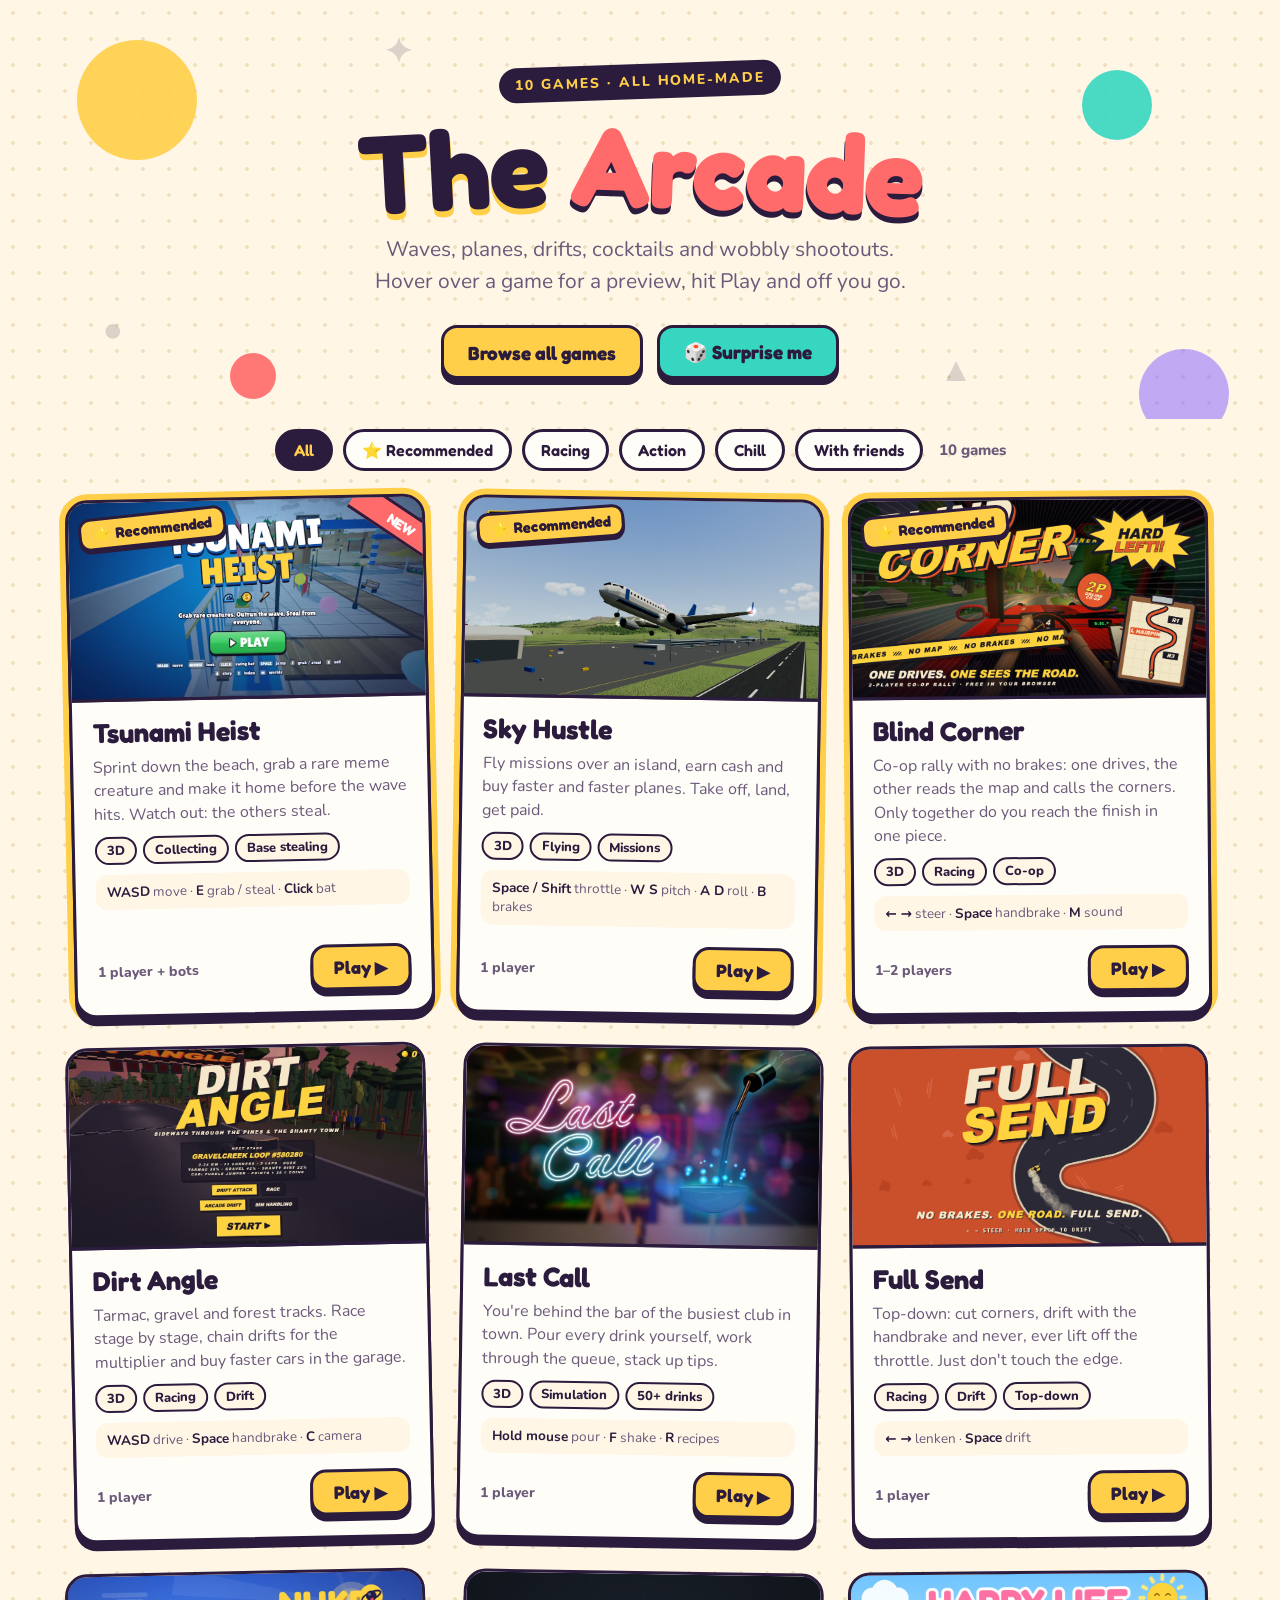
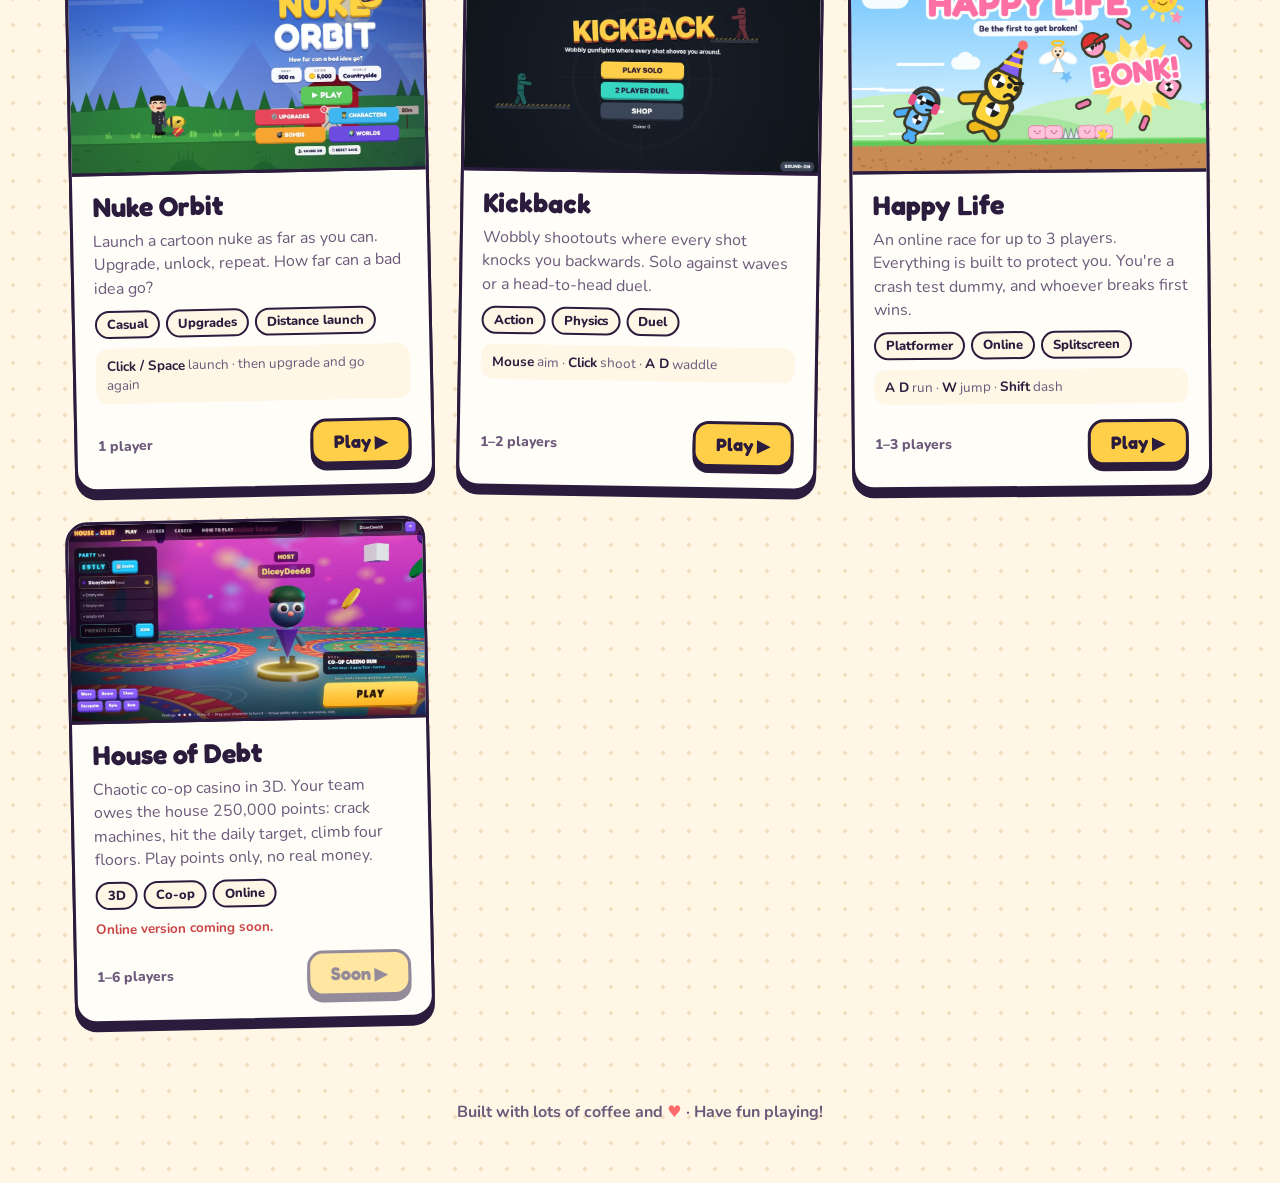
<file: index.html>
<!doctype html>
<html lang="en">
<head>
<meta charset="utf-8">
<meta name="viewport" content="width=device-width,initial-scale=1">
<title>The Arcade</title>
<link rel="preconnect" href="https://fonts.googleapis.com">
<link rel="preconnect" href="https://fonts.gstatic.com" crossorigin>
<link href="https://fonts.googleapis.com/css2?family=Fredoka:wght@500;600;700&family=Nunito:wght@600;700;800&display=swap" rel="stylesheet" media="print" onload="this.media='all'">
<style>
:root{
  --cream:#fff6e6; --paper:#fffdf8; --ink:#2b1b3d; --soft:#6b5a7a;
  --sun:#ffcf4a; --sun-d:#c98e1e; --coral:#ff6b6b; --coral-d:#c94545;
  --mint:#37d6c0; --mint-d:#1f9c8b; --sky:#5aa9ff; --grape:#8f6bff;
  --r:22px;
}
*{box-sizing:border-box}
html{scroll-behavior:smooth}
body{
  margin:0; color:var(--ink); font-family:Nunito,system-ui,sans-serif;
  background:var(--cream);
  background-image:radial-gradient(#f1dfbf 1.6px,transparent 1.7px);
  background-size:26px 26px;
  min-height:100vh; overflow-x:hidden;
}
h1,h2,h3,.btn,.chip{font-family:Fredoka,Nunito,system-ui,sans-serif}

/* ---------- hero ---------- */
header{position:relative; padding:64px 20px 40px; text-align:center; overflow:hidden}
.blob{position:absolute; border-radius:50%; opacity:.9; animation:float 9s ease-in-out 2}
.b1{width:120px;height:120px;background:var(--sun);left:6%;top:40px}
.b2{width:70px;height:70px;background:var(--mint);right:10%;top:70px;animation-delay:-3s}
.b3{width:46px;height:46px;background:var(--coral);left:18%;bottom:20px;animation-delay:-5s}
.b4{width:90px;height:90px;background:var(--grape);right:4%;bottom:-20px;opacity:.55;animation-delay:-1s}
.shape{position:absolute; font-family:Fredoka; font-weight:700; font-size:34px; color:var(--ink); opacity:.16; animation:spin 18s linear 1}
@keyframes float{50%{transform:translateY(-14px) scale(1.04)}}
@keyframes spin{to{transform:rotate(360deg)}}
.badge{display:inline-block; background:var(--ink); color:var(--sun); font-weight:800; font-size:14px; letter-spacing:.14em; text-transform:uppercase; padding:8px 16px; border-radius:99px; transform:rotate(-2deg); position:relative}
h1{position:relative; font-size:clamp(52px,10vw,112px); line-height:.92; margin:18px 0 14px; font-weight:700; letter-spacing:-2px}
h1 .w{display:inline-block; transform:rotate(-3deg)}
h1 .w2{color:var(--coral); transform:rotate(2deg); text-shadow:0 6px 0 var(--ink)}
h1 .w1{text-shadow:0 6px 0 var(--sun)}
.lead{position:relative; max-width:560px; margin:0 auto; font-size:clamp(17px,2.2vw,21px); color:var(--soft); line-height:1.5}
.hero-actions{position:relative; margin-top:28px; display:flex; gap:14px; justify-content:center; flex-wrap:wrap}

.btn{
  --c:var(--sun);
  display:inline-flex; align-items:center; gap:10px; border:3px solid var(--ink);
  background:var(--c); color:var(--ink); font-weight:700; font-size:19px; text-decoration:none;
  padding:12px 24px; border-radius:16px; box-shadow:0 6px 0 var(--ink); cursor:pointer;
  transition:transform .12s, box-shadow .12s;
}
.btn:hover{transform:translateY(-2px); box-shadow:0 8px 0 var(--ink)}
.btn:active{transform:translateY(5px); box-shadow:0 1px 0 var(--ink)}
.btn.mint{--c:var(--mint)}
.btn:focus-visible,.chip:focus-visible{outline:4px solid var(--sky); outline-offset:3px}

/* ---------- filter ---------- */
.bar{max-width:1180px; margin:10px auto 26px; padding:0 20px; display:flex; flex-wrap:wrap; gap:10px; align-items:center; justify-content:center}
.chip{border:3px solid var(--ink); background:var(--paper); color:var(--ink); font-weight:600; font-size:16px; padding:8px 16px; border-radius:99px; cursor:pointer; transition:transform .12s, background .12s}
.chip:hover{transform:translateY(-2px) rotate(-2deg)}
.chip[aria-pressed="true"]{background:var(--ink); color:var(--sun)}
.count{font-weight:800; color:var(--soft); margin-left:6px; font-size:15px}

/* ---------- grid ---------- */
main{max-width:1180px; margin:0 auto; padding:0 20px 40px}
.grid{display:grid; grid-template-columns:repeat(auto-fill,minmax(310px,1fr)); gap:30px}
.card{
  position:relative; background:var(--paper); border:3px solid var(--ink); border-radius:var(--r);
  box-shadow:0 8px 0 var(--ink); overflow:hidden; display:flex; flex-direction:column;
  transform:rotate(var(--tilt,0deg)); transition:transform .22s cubic-bezier(.3,1.6,.5,1), box-shadow .22s;
}
.card:nth-child(3n+1){--tilt:-1.2deg}
.card:nth-child(3n+2){--tilt:.9deg}
.card:nth-child(3n){--tilt:-.5deg}
.card.rec{box-shadow:0 8px 0 var(--ink), 0 0 0 6px var(--sun)}
.card:hover,.card:focus-within{transform:rotate(0) translateY(-6px) scale(1.02); box-shadow:0 14px 0 var(--ink); z-index:2}
.card.rec:hover,.card.rec:focus-within{box-shadow:0 14px 0 var(--ink), 0 0 0 6px var(--sun)}
.card.hide{display:none}
.card.pulse{animation:pulse .9s ease 2}
@keyframes pulse{50%{transform:rotate(0) scale(1.05); box-shadow:0 14px 0 var(--coral)}}

/* cover + hover video */
.art{position:relative; aspect-ratio:16/9; border-bottom:3px solid var(--ink); overflow:hidden; background:var(--ink)}
.art img,.art video{position:absolute; inset:0; width:100%; height:100%; object-fit:cover; display:block}
.art img{transition:transform .6s ease}
.card:hover .art img{transform:scale(1.05)}
.art video{opacity:0; transition:opacity .35s ease}
.card.playing .art video{opacity:1}
.timer{position:absolute; left:0; bottom:0; height:6px; width:100%; background:var(--sun); transform-origin:left; transform:scaleX(0); border-top:2px solid var(--ink)}
.card.arming .timer{transform:scaleX(1); transition:transform 2s linear}
.card.playing .timer{opacity:0}
.hint{position:absolute; left:12px; bottom:14px; background:rgba(43,27,61,.82); color:#fff; font-weight:800; font-size:13px; padding:5px 11px; border-radius:99px; opacity:0; transform:translateY(6px); transition:.2s}
.card.arming .hint{opacity:1; transform:none}
.card.playing .hint{opacity:0}

.tagnew{position:absolute; top:12px; right:-34px; transform:rotate(35deg); background:var(--coral); color:#fff; font-family:Fredoka; font-weight:700; padding:4px 40px; font-size:14px; border-block:3px solid var(--ink); z-index:2}
.recbadge{position:absolute; top:10px; left:10px; z-index:2; background:var(--sun); color:var(--ink); border:3px solid var(--ink); border-radius:12px; padding:4px 11px; font-family:Fredoka; font-weight:700; font-size:15px; transform:rotate(-5deg); box-shadow:0 3px 0 var(--ink)}
.card:hover .recbadge{animation:wiggle .5s ease}
@keyframes wiggle{25%{transform:rotate(4deg) scale(1.08)}60%{transform:rotate(-8deg)}}

.body{padding:18px 20px 20px; display:flex; flex-direction:column; gap:10px; flex:1}
.card h3{margin:0; font-size:27px; line-height:1; font-weight:700}
.card p{margin:0; color:var(--soft); line-height:1.45; font-size:16px}
.tags{display:flex; flex-wrap:wrap; gap:6px}
.tags span{font-size:13px; font-weight:800; padding:3px 10px; border-radius:99px; border:2px solid var(--ink); background:var(--cream)}
.keys{font-size:13.5px; color:var(--soft); background:var(--cream); border-radius:12px; padding:8px 11px; line-height:1.45}
.keys b{color:var(--ink)}
.note{font-size:13.5px; font-weight:700; color:var(--coral-d)}
.foot{margin-top:auto; padding-top:6px; display:flex; align-items:center; justify-content:space-between; gap:10px}
.foot .btn{font-size:18px; padding:9px 20px}
.players{font-weight:800; font-size:14px; color:var(--soft)}

.empty{display:none; text-align:center; font-size:20px; color:var(--soft); padding:40px}
footer{text-align:center; padding:40px 20px 60px; color:var(--soft); font-weight:700}
footer .heart{color:var(--coral)}

@media (prefers-reduced-motion:reduce){
  *,*::before,*::after{animation:none!important; transition:none!important}
}
</style>
</head>
<body>

<header>
  <div class="blob b1"></div><div class="blob b2"></div><div class="blob b3"></div><div class="blob b4"></div>
  <div class="shape" style="left:30%;top:30px">✦</div>
  <div class="shape" style="right:24%;bottom:30px;animation-duration:12s">▲</div>
  <div class="shape" style="left:8%;bottom:70px;animation-duration:22s">●</div>
  <span class="badge">10 games · all home-made</span>
  <h1><span class="w w1">The</span> <span class="w w2">Arcade</span></h1>
  <p class="lead">Waves, planes, drifts, cocktails and wobbly shootouts. Hover over a game for a preview, hit Play and off you go.</p>
  <div class="hero-actions">
    <a class="btn" href="#games">Browse all games</a>
    <button class="btn mint" id="random" type="button">🎲 Surprise me</button>
  </div>
</header>

<nav class="bar" aria-label="Filter">
  <button class="chip" aria-pressed="true" data-f="all">All</button>
  <button class="chip" aria-pressed="false" data-f="rec">⭐ Recommended</button>
  <button class="chip" aria-pressed="false" data-f="race">Racing</button>
  <button class="chip" aria-pressed="false" data-f="action">Action</button>
  <button class="chip" aria-pressed="false" data-f="chill">Chill</button>
  <button class="chip" aria-pressed="false" data-f="multi">With friends</button>
  <span class="count" id="count"></span>
</nav>

<main id="games">
  <div class="grid" id="grid">

    <article class="card rec" data-cat="rec action multi" data-media="tsunami">
      <div class="art"><img decoding="async" src="media/tsunami.jpg" alt="Tsunami Heist title screen"><span class="recbadge">⭐ Recommended</span><span class="tagnew">NEW</span><span class="hint">Preview loading…</span><span class="timer"></span></div>
      <div class="body">
        <h3>Tsunami Heist</h3>
        <p>Sprint down the beach, grab a rare meme creature and make it home before the wave hits. Watch out: the others steal.</p>
        <div class="tags"><span>3D</span><span>Collecting</span><span>Base stealing</span></div>
        <div class="keys"><b>WASD</b> move · <b>E</b> grab / steal · <b>Click</b> bat</div>
        <div class="foot"><span class="players">1 player + bots</span><a class="btn" href="tsunami-heist/">Play ▶</a></div>
      </div>
    </article>

    <article class="card rec" data-cat="rec chill" data-media="sky">
      <div class="art"><img decoding="async" src="media/sky.jpg" alt="Sky Hustle Cover"><span class="recbadge">⭐ Recommended</span><span class="hint">Preview loading…</span><span class="timer"></span></div>
      <div class="body">
        <h3>Sky Hustle</h3>
        <p>Fly missions over an island, earn cash and buy faster and faster planes. Take off, land, get paid.</p>
        <div class="tags"><span>3D</span><span>Flying</span><span>Missions</span></div>
        <div class="keys"><b>Space / Shift</b> throttle · <b>W S</b> pitch · <b>A D</b> roll · <b>B</b> brakes</div>
        <div class="foot"><span class="players">1 player</span><a class="btn" href="sky-hustle/">Play ▶</a></div>
      </div>
    </article>

    <article class="card rec" data-cat="rec race multi" data-media="blind">
      <div class="art"><img decoding="async" src="media/blind.jpg" alt="Blind Corner Cover"><span class="recbadge">⭐ Recommended</span><span class="hint">Preview loading…</span><span class="timer"></span></div>
      <div class="body">
        <h3>Blind Corner</h3>
        <p>Co-op rally with no brakes: one drives, the other reads the map and calls the corners. Only together do you reach the finish in one piece.</p>
        <div class="tags"><span>3D</span><span>Racing</span><span>Co-op</span></div>
        <div class="keys"><b>← →</b> steer · <b>Space</b> handbrake · <b>M</b> sound</div>
        <div class="foot"><span class="players">1–2 players</span><a class="btn" href="full-send/index.html">Play ▶</a></div>
      </div>
    </article>

    <article class="card" data-cat="race" data-media="dirt">
      <div class="art"><img decoding="async" src="media/dirt.jpg" alt="Dirt Angle title screen"><span class="hint">Preview loading…</span><span class="timer"></span></div>
      <div class="body">
        <h3>Dirt Angle</h3>
        <p>Tarmac, gravel and forest tracks. Race stage by stage, chain drifts for the multiplier and buy faster cars in the garage.</p>
        <div class="tags"><span>3D</span><span>Racing</span><span>Drift</span></div>
        <div class="keys"><b>WASD</b> drive · <b>Space</b> handbrake · <b>C</b> camera</div>
        <div class="foot"><span class="players">1 player</span><a class="btn" href="drift-game/">Play ▶</a></div>
      </div>
    </article>

    <article class="card" data-cat="chill" data-media="lastcall">
      <div class="art"><img decoding="async" src="media/lastcall.jpg" alt="Last Call Cover"><span class="hint">Preview loading…</span><span class="timer"></span></div>
      <div class="body">
        <h3>Last Call</h3>
        <p>You're behind the bar of the busiest club in town. Pour every drink yourself, work through the queue, stack up tips.</p>
        <div class="tags"><span>3D</span><span>Simulation</span><span>50+ drinks</span></div>
        <div class="keys"><b>Hold mouse</b> pour · <b>F</b> shake · <b>R</b> recipes</div>
        <div class="foot"><span class="players">1 player</span><a class="btn" href="last-call/">Play ▶</a></div>
      </div>
    </article>

    <article class="card" data-cat="race" data-media="fullsend">
      <div class="art"><img decoding="async" src="media/fullsend.jpg" alt="Full Send Cover"><span class="hint">Preview loading…</span><span class="timer"></span></div>
      <div class="body">
        <h3>Full Send</h3>
        <p>Top-down: cut corners, drift with the handbrake and never, ever lift off the throttle. Just don't touch the edge.</p>
        <div class="tags"><span>Racing</span><span>Drift</span><span>Top-down</span></div>
        <div class="keys"><b>← →</b> lenken · <b>Space</b> drift</div>
        <div class="foot"><span class="players">1 player</span><a class="btn" href="full-send/topdown.html">Play ▶</a></div>
      </div>
    </article>

    <article class="card" data-cat="chill" data-media="nuke">
      <div class="art"><img decoding="async" src="media/nuke.jpg" alt="Nuke Orbit title screen"><span class="hint">Preview loading…</span><span class="timer"></span></div>
      <div class="body">
        <h3>Nuke Orbit</h3>
        <p>Launch a cartoon nuke as far as you can. Upgrade, unlock, repeat. How far can a bad idea go?</p>
        <div class="tags"><span>Casual</span><span>Upgrades</span><span>Distance launch</span></div>
        <div class="keys"><b>Click / Space</b> launch · then upgrade and go again</div>
        <div class="foot"><span class="players">1 player</span><a class="btn" href="nuke-orbit/">Play ▶</a></div>
      </div>
    </article>

    <article class="card" data-cat="action multi" data-media="kickback">
      <div class="art"><img decoding="async" src="media/kickback.jpg" alt="Kickback title screen"><span class="hint">Preview loading…</span><span class="timer"></span></div>
      <div class="body">
        <h3>Kickback</h3>
        <p>Wobbly shootouts where every shot knocks you backwards. Solo against waves or a head-to-head duel.</p>
        <div class="tags"><span>Action</span><span>Physics</span><span>Duel</span></div>
        <div class="keys"><b>Mouse</b> aim · <b>Click</b> shoot · <b>A D</b> waddle</div>
        <div class="foot"><span class="players">1–2 players</span><a class="btn" href="kickback/">Play ▶</a></div>
      </div>
    </article>

    <article class="card" data-cat="action multi" data-media="happylife">
      <div class="art"><img decoding="async" src="media/happylife.jpg" alt="Happy Life Cover"><span class="hint">Preview loading…</span><span class="timer"></span></div>
      <div class="body">
        <h3>Happy Life</h3>
        <p>An online race for up to 3 players. Everything is built to protect you. You're a crash test dummy, and whoever breaks first wins.</p>
        <div class="tags"><span>Platformer</span><span>Online</span><span>Splitscreen</span></div>
        <div class="keys"><b>A D</b> run · <b>W</b> jump · <b>Shift</b> dash</div>
        <div class="foot"><span class="players">1–3 players</span><a class="btn" href="happy-life/">Play ▶</a></div>
      </div>
    </article>

    <article class="card" data-cat="multi action" data-media="debt">
      <div class="art"><img decoding="async" src="media/debt.jpg" alt="House of Debt Lobby"><span class="hint">Preview loading…</span><span class="timer"></span></div>
      <div class="body">
        <h3>House of Debt</h3>
        <p>Chaotic co-op casino in 3D. Your team owes the house 250,000 points: crack machines, hit the daily target, climb four floors. Play points only, no real money.</p>
        <div class="tags"><span>3D</span><span>Co-op</span><span>Online</span></div>
        <div class="note">Online version coming soon.</div>
        <div class="foot"><span class="players">1–6 players</span><span class="btn" style="opacity:.5;pointer-events:none">Soon ▶</span></div>
      </div>
    </article>

  </div>
  <p class="empty" id="empty">Nothing here right now. Try another filter!</p>
</main>

<footer>Built with lots of coffee and <span class="heart">♥</span> · Have fun playing!</footer>

<script>
const cards=[...document.querySelectorAll('.card')];
const chips=[...document.querySelectorAll('.chip')];
const count=document.getElementById('count');
function apply(f){
  let n=0;
  cards.forEach(c=>{const ok=f==='all'||c.dataset.cat.split(' ').includes(f); c.classList.toggle('hide',!ok); if(ok)n++;});
  chips.forEach(ch=>ch.setAttribute('aria-pressed',ch.dataset.f===f));
  count.textContent=n+(n===1?' game':' games');
  document.getElementById('empty').style.display=n?'none':'block';
}
chips.forEach(ch=>ch.addEventListener('click',()=>apply(ch.dataset.f)));
apply('all');

/* hover 2 s -> gameplay clip */
const HOVER_MS=2000;
const canHover=matchMedia('(hover:hover)').matches;
const calm=matchMedia('(prefers-reduced-motion:reduce)').matches;
let current=null;
function stopCard(card){
  card.classList.remove('arming','playing'); clearTimeout(card._t);
  const v=card.querySelector('video'); if(v){ v.pause(); v.removeAttribute('src'); v.load(); v.remove(); }
  if(current===card) current=null;
}
cards.forEach(card=>{
  card.addEventListener('mouseenter',()=>{
    if(!canHover||calm) return;
    if(current&&current!==card) stopCard(current);
    current=card; card.classList.add('arming');
    card._t=setTimeout(()=>{
      const v=document.createElement('video');
      v.muted=true; v.loop=true; v.playsInline=true; v.preload='auto';
      v.src='media/'+card.dataset.media+'.mp4';
      card.querySelector('.art').insertBefore(v, card.querySelector('.art img').nextSibling);
      v.addEventListener('playing',()=>card.classList.add('playing'),{once:true});
      v.play().catch(()=>{});
    }, HOVER_MS);
  });
  card.addEventListener('mouseleave',()=>stopCard(card));
});

document.getElementById('random').addEventListener('click',()=>{
  const pool=cards.filter(c=>!c.classList.contains('hide'));
  const pick=pool[Math.floor(Math.random()*pool.length)];
  cards.forEach(c=>c.classList.remove('pulse'));
  pick.scrollIntoView({behavior:'smooth',block:'center'});
  void pick.offsetWidth; pick.classList.add('pulse');
  pick.querySelector('.btn').focus({preventScroll:true});
});
</script>
</body>
</html>
</file>
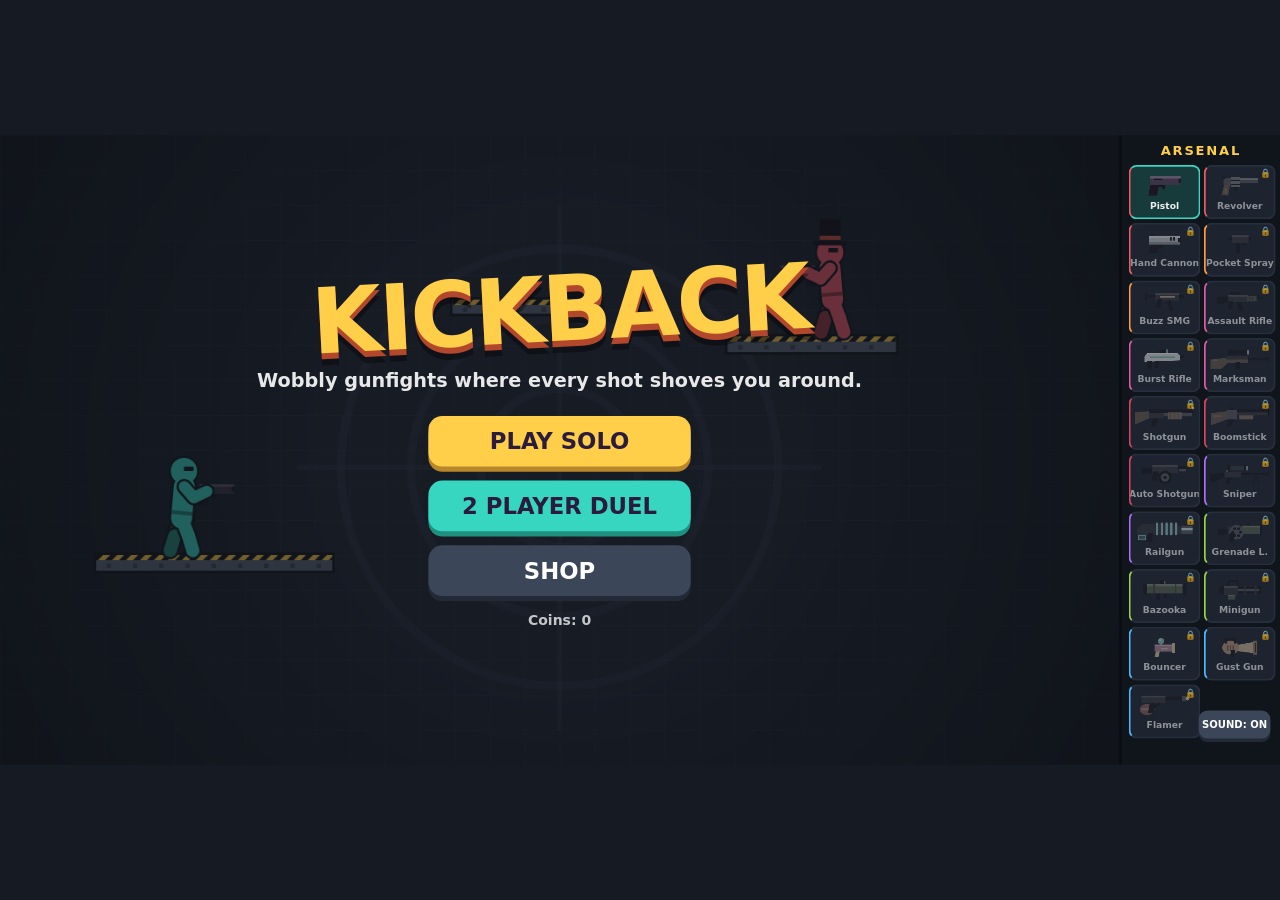
<file: kickback/index.html>
<!DOCTYPE html>
<html lang="en">
<head>
<meta charset="utf-8">
<meta name="viewport" content="width=device-width,initial-scale=1,maximum-scale=1,user-scalable=no">
<title>Kickback</title>
<style>
html,body{margin:0;height:100%;background:#151a23;overflow:hidden;font-family:system-ui,-apple-system,"Segoe UI",Roboto,sans-serif;user-select:none;-webkit-user-select:none;touch-action:none}
#stage{position:absolute;left:50%;top:50%;width:1464px;height:720px;transform-origin:0 0}
canvas#c{position:absolute;left:0;top:0;width:1280px;height:720px;display:block;cursor:crosshair}
.screen{position:absolute;left:0;top:0;width:1280px;height:720px;display:none;flex-direction:column;align-items:center;justify-content:safe center;gap:16px;color:#fff;text-align:center;background:rgba(17,21,28,.6);overflow-y:auto;box-sizing:border-box;padding:12px 0}
.screen.on{display:flex}
h1{font-size:104px;line-height:.9;margin:0;font-weight:900;letter-spacing:-3px;color:#ffcf4a;text-shadow:0 7px 0 #b3472c,0 14px 0 rgba(0,0,0,.35);transform:rotate(-3deg)}
h2{font-size:58px;margin:0;font-weight:900;color:#ffcf4a;text-shadow:0 5px 0 #b3472c}
.tag{font-size:22px;font-weight:700;opacity:.9;margin:6px 0 12px}
.small{font-size:16px;opacity:.75;line-height:1.5;font-weight:600}
button{font:inherit;font-weight:900;font-size:26px;padding:14px 34px;min-width:300px;border:0;border-radius:16px;background:#ffcf4a;color:#2b1b3d;box-shadow:0 6px 0 #b9862a;cursor:pointer}
button:hover{filter:brightness(1.08)}
button:active{transform:translateY(4px);box-shadow:0 2px 0 #b9862a}
button.alt{background:#37d6c0;box-shadow:0 6px 0 #1f8f80}
button.alt:active{box-shadow:0 2px 0 #1f8f80}
button.ghost{background:#3b4658;color:#fff;box-shadow:0 6px 0 #232a36}
button.ghost:active{box-shadow:0 2px 0 #232a36}
.row{display:flex;gap:14px;flex-wrap:wrap;justify-content:center}
.row button{min-width:200px}
#sShop{gap:6px}
#sShop h2{font-size:40px}
#shopGrid{display:grid;grid-template-columns:repeat(7,166px);gap:10px}
#hatGrid{display:grid;grid-template-columns:repeat(5,170px);gap:10px}
.card{background:#2a3342;border-radius:14px;padding:8px;display:flex;flex-direction:column;gap:4px;align-items:center;border:3px solid transparent}
.card.eq{border-color:#37d6c0}
.card b{font-size:16px}
.card span{font-size:12px;opacity:.8;font-weight:700;white-space:nowrap}
.card canvas{width:150px;height:40px}
.card button{min-width:0;width:100%;font-size:15px;padding:5px 0;border-radius:10px;box-shadow:0 4px 0 #b9862a}
.card button.alt{box-shadow:0 4px 0 #1f8f80}
.card button:disabled{opacity:.45;cursor:default}
#coinsTop{font-size:24px;font-weight:900;color:#ffcf4a}
#bShopBack{font-size:18px;padding:7px 0;min-width:200px}
#mute{position:absolute;right:11px;bottom:30px;width:82px;min-width:0;font-size:11.5px;padding:9px 0;border-radius:10px;box-shadow:0 4px 0 #232a36}
h3{margin:4px 0 0;font-size:18px;opacity:.85}
/* weapon side panel */
#panel{position:absolute;left:1280px;top:0;width:184px;height:720px;box-sizing:border-box;padding:8px;background:#10141b;border-left:3px solid #0a0d12;color:#fff;display:flex;flex-direction:column;gap:6px}
#panel .ph{font-weight:900;font-size:15px;letter-spacing:2px;color:#ffcf4a;text-align:center;height:20px;line-height:20px}
#wlist{display:grid;grid-template-columns:82px 82px;grid-auto-rows:62px;gap:4px}
.wi{position:relative;background:#1d2430;border-radius:9px;border:2px solid #262f3d;display:flex;flex-direction:column;align-items:center;justify-content:center;gap:2px;cursor:pointer;box-sizing:border-box;overflow:hidden}
.wi:hover{background:#28323f;border-color:#4b5a70}
.wi canvas{width:74px;height:28px;display:block}
.wi .n{font-size:10.5px;font-weight:800;white-space:nowrap;opacity:.92}
.wi .k{position:absolute;left:4px;top:2px;font-size:9px;font-weight:900;opacity:.55}
.wi.lock{cursor:default}
.wi.lock canvas{opacity:.5;filter:grayscale(.7)}
.wi.lock .n{opacity:.5}
.wi.lock::after{content:"\1F512";position:absolute;right:4px;top:2px;font-size:10px;opacity:.7}
.wi.sel{border-color:#37d6c0;background:#173a3a}
.wi.sel2{border-color:#ffb23e;background:#3a2c17}
.wi.sel.sel2{border-color:#37d6c0 #ffb23e #ffb23e #37d6c0;background:#2a3328}
#tip{position:absolute;display:none;width:236px;box-sizing:border-box;padding:12px 14px;background:rgba(14,17,24,.96);border:2px solid #37d6c0;border-radius:12px;color:#fff;font-size:13px;font-weight:600;pointer-events:none;box-shadow:0 8px 24px rgba(0,0,0,.5);z-index:5}
#tip .tn{font-size:18px;font-weight:900;color:#ffcf4a}
#tip .tc{font-size:10px;font-weight:900;letter-spacing:1.5px;opacity:.6;margin-bottom:4px}
#tip .td{opacity:.8;margin:4px 0 8px;line-height:1.35}
#tip canvas{width:208px;height:64px;display:block;margin:2px 0 6px}
#tip .st{display:flex;justify-content:space-between;padding:3px 0;border-top:1px solid rgba(255,255,255,.08)}
#tip .st b{font-weight:900}
#tip .dmg{color:#ff8a7a}
#tip .sta{color:#5fe3a1}
#tip .bar{height:6px;background:#2a3342;border-radius:3px;margin-top:5px;overflow:hidden}
#tip .bar i{display:block;height:100%;background:#ffcf4a}
#tip .lk{margin-top:8px;color:#ffcf4a;font-weight:800}
</style>
</head>
<body>
<div id="stage">
  <canvas id="c"></canvas>

  <div class="screen on" id="sMenu">
    <h1>KICKBACK</h1>
    <div class="tag">Wobbly gunfights where every shot shoves you around.</div>
    <button id="bSolo">PLAY SOLO</button>
    <button id="bDuel" class="alt">2 PLAYER DUEL</button>
    <button id="bShop" class="ghost">SHOP</button>
    <div class="small" id="bestLine"></div>
  </div>

  <div class="screen" id="sShop">
    <h2>SHOP</h2>
    <div id="coinsTop"></div>
    <h3>GUNS</h3>
    <div id="shopGrid"></div>
    <h3>HATS</h3>
    <div id="hatGrid"></div>
    <button id="bShopBack" class="ghost">BACK</button>
  </div>

  <div class="screen" id="sOver">
    <h2 id="overTitle">WIPED OUT</h2>
    <div class="tag" id="overText"></div>
    <div class="row">
      <button id="bRetry">PLAY AGAIN</button>
      <button id="bOverShop" class="alt">SHOP</button>
      <button id="bOverMenu" class="ghost">MENU</button>
    </div>
  </div>

  <div class="screen" id="sPause">
    <h2>PAUSED</h2>
    <div class="row">
      <button id="bResume">RESUME</button>
      <button id="bQuit" class="ghost">MENU</button>
    </div>
  </div>

  <div id="panel"><div class="ph">ARSENAL</div><div id="wlist"></div></div>
  <div id="tip"></div>

  <button id="mute" class="ghost">SOUND: ON</button>
</div>

<script>
'use strict';
/* ---------- setup ---------- */
const W=1280,H=720,PW=184,h=1/120,G=1500,ROCKG=520,GRENG=900;
/* physics safety limits (px/s): stop dolls from being yeeted */
const VMAX=1300,VREL=850;
/* stamina */
const STA_MAX=100,STA_REGEN=32,STA_DELAY=.45;
const stage=document.getElementById('stage'),cv=document.getElementById('c'),ctx=cv.getContext('2d');
let Q=1;
function resize(){
  const s=Math.min(innerWidth/(W+PW),innerHeight/H);
  stage.style.transform=`scale(${s}) translate(-50%,-50%)`;
  Q=Math.min(2,Math.max(1,s*(devicePixelRatio||1)));
  cv.width=W*Q;cv.height=H*Q;
}
addEventListener('resize',resize);resize();
const $=id=>document.getElementById(id);
const rnd=(a=1,b)=>b===undefined?Math.random()*a:a+Math.random()*(b-a);
function rng(seed){let a=seed>>>0;return()=>{a|=0;a=a+0x6D2B79F5|0;let t=Math.imul(a^a>>>15,1|a);t=t+Math.imul(t^t>>>7,61|t)^t;return((t^t>>>14)>>>0)/4294967296}}
function shade(hex,f){const n=parseInt(hex.slice(1),16);let r=n>>16,g=n>>8&255,b=n&255;const m=v=>Math.max(0,Math.min(255,Math.round(f<0?v*(1+f):v+(255-v)*f)));return`rgb(${m(r)},${m(g)},${m(b)})`}

/* ---------- data ----------
 Indices 0-3 must stay stable (old saves). New guns are appended; the panel sorts by category.
 dmg per projectile · pel projectiles · cd s between shots · rec self-kick (px/s) · rmax cap for stacked self-kick
 kb push on target per hit · kbMax cap for stacked push · sta stamina per trigger pull */
const GUNS=[
 {id:'pistol',cat:'pistol',name:'Pistol',desc:'Reliable sidearm. Bullets bounce twice.',mag:6,rel:1.1,cd:.25,dmg:20,spd:1150,rec:150,kb:75,pel:1,spr:.015,bnc:2,sta:6,price:0,len:22},
 {id:'shotgun',cat:'shotgun',name:'Shotgun',desc:'Short range. Kicks hard enough to jump.',mag:2,rel:1.3,cd:.4,dmg:9,spd:1000,rec:950,kb:120,kbMax:720,pel:7,spr:.24,bnc:0,life:.3,sta:20,price:200,len:34,ai:1},
 {id:'sniper',cat:'sniper',name:'Sniper',desc:'One huge shot. Punches through crates.',mag:1,rel:1.5,cd:.3,dmg:75,spd:2300,rec:520,kb:300,pel:1,spr:0,bnc:1,pierce:2,sta:35,price:600,len:46,laser:1,aiInt:1.35},
 {id:'bazooka',cat:'heavy',name:'Bazooka',desc:'Arcing rocket. Blows up crates and you.',mag:1,rel:2.1,cd:.3,dmg:70,spd:680,rec:700,pel:1,spr:0,bnc:0,rocket:1,sta:40,price:1200,len:40,snd:'bazooka',aiInt:1.5},
 {id:'revolver',cat:'pistol',name:'Revolver',desc:'Six heavy rounds. Slow but it hurts.',mag:6,rel:1.6,cd:.45,dmg:34,spd:1400,rec:260,kb:130,pel:1,spr:.01,bnc:1,sta:12,price:150,len:26,snd:'pistol'},
 {id:'hcannon',cat:'pistol',name:'Hand Cannon',desc:'A pistol that thinks it is a rifle. Big kick.',mag:3,rel:1.5,cd:.6,dmg:48,spd:1500,rec:520,kb:220,pel:1,spr:.01,bnc:0,sta:22,price:450,len:30,snd:'sniper'},
 {id:'uzi',cat:'smg',name:'Pocket Spray',desc:'Tiny, wild and very fast. Hold to spray.',mag:32,rel:1.3,cd:.05,dmg:5,spd:1100,rec:40,rmax:200,kb:30,kbMax:240,pel:1,spr:.12,bnc:0,sta:2,price:250,len:20,snd:'smg',ai:5},
 {id:'smg',cat:'smg',name:'Buzz SMG',desc:'Steady bullet hose. Recoil creeps up.',mag:24,rel:1.4,cd:.075,dmg:8,spd:1250,rec:55,rmax:260,kb:40,kbMax:300,pel:1,spr:.07,bnc:0,sta:3,price:300,len:28,snd:'smg',ai:4},
 {id:'rifle',cat:'rifle',name:'Assault Rifle',desc:'Full auto all-rounder.',mag:20,rel:1.5,cd:.11,dmg:14,spd:1500,rec:90,rmax:340,kb:55,kbMax:380,pel:1,spr:.03,bnc:0,sta:5,price:500,len:38,snd:'rifle',ai:3},
 {id:'burst',cat:'rifle',name:'Burst Rifle',desc:'Three-round bursts. One stamina cost per burst.',mag:15,rel:1.5,cd:.45,dmg:16,spd:1600,rec:110,rmax:380,kb:70,kbMax:400,pel:1,spr:.02,bnc:0,burst:3,bcd:.07,sta:13,price:550,len:36,snd:'rifle'},
 {id:'dmr',cat:'rifle',name:'Marksman',desc:'Precise semi-auto. Pierces one crate.',mag:5,rel:1.6,cd:.5,dmg:42,spd:2000,rec:280,kb:180,pel:1,spr:0,bnc:0,pierce:1,sta:16,price:650,len:42,snd:'sniper'},
 {id:'boomstick',cat:'shotgun',name:'Boomstick',desc:'Double barrel. Point blank deletes people.',mag:2,rel:1.6,cd:.15,dmg:10,spd:1000,rec:1150,rmax:1200,kb:120,kbMax:900,pel:9,spr:.3,bnc:0,life:.28,sta:30,price:700,len:32,snd:'shotgun',ai:1},
 {id:'autoshot',cat:'shotgun',name:'Auto Shotgun',desc:'Drum-fed pellets. Less kick, more spam.',mag:6,rel:1.8,cd:.3,dmg:7,spd:1050,rec:380,rmax:700,kb:90,kbMax:550,pel:5,spr:.2,bnc:0,life:.32,sta:15,price:800,len:34,snd:'shotgun',ai:2},
 {id:'railgun',cat:'sniper',name:'Railgun',desc:'Slug goes through crates AND everyone in line.',mag:1,rel:2.2,cd:.4,dmg:95,spd:4000,rec:800,rmax:900,kb:420,pel:1,spr:0,bnc:0,pierce:99,rail:1,sta:55,price:1500,len:46,laser:1,snd:'rail',aiInt:1.7},
 {id:'minigun',cat:'heavy',name:'Minigun',desc:'Shreds everything. Pushes you steadily backwards.',mag:80,rel:3,cd:.035,dmg:6,spd:1400,rec:38,rmax:520,kb:30,kbMax:450,pel:1,spr:.09,bnc:0,sta:1.6,price:1300,len:44,snd:'smg',ai:8},
 {id:'grenade',cat:'heavy',name:'Grenade Launcher',short:'Grenade L.',desc:'Bouncy grenades. Boom on contact or after 1.2s.',mag:4,rel:1.9,cd:.55,dmg:55,spd:760,rec:330,pel:1,spr:0,bnc:0,gren:1,life:1.2,sta:26,price:900,len:32,snd:'gren',aiInt:1.3},
 {id:'gust',cat:'fun',name:'Gust Gun',desc:'Air blast: shoves people, reflects bullets. Doubles as a jetpack.',mag:3,rel:1.4,cd:.5,dmg:6,spd:0,rec:1050,rmax:1150,pel:1,blast:1,range:270,push:1000,sta:28,price:400,len:34,snd:'gust'},
 {id:'bouncer',cat:'fun',name:'Bouncer',desc:'Rubber balls bounce seven times.',mag:10,rel:1.3,cd:.2,dmg:12,spd:950,rec:100,kb:80,pel:1,spr:.02,bnc:7,life:4,sta:7,price:350,len:24,snd:'bouncy'},
 {id:'flamer',cat:'fun',name:'Flamethrower',short:'Flamer',desc:'Short range fire stream. Barely any kick.',mag:60,rel:2,cd:.03,dmg:2.2,spd:540,rec:20,rmax:150,kb:10,kbMax:140,pel:1,spr:.18,bnc:0,life:.45,flame:1,sta:1.4,price:1000,len:34,snd:'flame'}
];
const CATS={pistol:'PISTOL',smg:'SMG',rifle:'RIFLE',shotgun:'SHOTGUN',sniper:'SNIPER',heavy:'HEAVY / EXPLOSIVE',fun:'SPECIAL'};
const CAT_ORDER=Object.keys(CATS);
const CAT_COL={pistol:'#ef5b6b',smg:'#ff9b45',rifle:'#e05aa8',shotgun:'#d8455f',sniper:'#b06cff',heavy:'#9bd14b',fun:'#4fb7ff'};
const ORDER=GUNS.map((g,i)=>i).sort((a,b)=>CAT_ORDER.indexOf(GUNS[a].cat)-CAT_ORDER.indexOf(GUNS[b].cat)||GUNS[a].price-GUNS[b].price);
const gunIdx=id=>GUNS.findIndex(g=>g.id===id);
const HATS=[
 {id:'none',name:'No hat',price:0},{id:'cowboy',name:'Cowboy',price:80},{id:'top',name:'Top hat',price:200},
 {id:'cone',name:'Traffic cone',price:350},{id:'crown',name:'Crown',price:900}
];
let save={coins:0,guns:[true],gun:0,hats:[true,false,false,false,false],hat:0,best:0,muted:false};
try{const s=JSON.parse(localStorage.getItem('kickback_save'));if(s)save=Object.assign(save,s)}catch(e){}
if(!Array.isArray(save.guns))save.guns=[true];
while(save.guns.length<GUNS.length)save.guns.push(false);
save.guns[0]=true;if(!(save.gun>=0&&save.gun<GUNS.length&&save.guns[save.gun]))save.gun=0;
function persist(){try{localStorage.setItem('kickback_save',JSON.stringify(save))}catch(e){}}

/* CrazyGames SDK hooks: safe no-ops until the SDK script is added */
const SDK={
  start(){try{window.CrazyGames&&CrazyGames.SDK.game.gameplayStart()}catch(e){}},
  stop(){try{window.CrazyGames&&CrazyGames.SDK.game.gameplayStop()}catch(e){}}
};

/* ---------- sound ---------- */
let AC=null,noiseBuf=null;
function audio(){
  if(!AC){try{AC=new (window.AudioContext||window.webkitAudioContext)();noiseBuf=AC.createBuffer(1,AC.sampleRate*.6,AC.sampleRate);const d=noiseBuf.getChannelData(0);for(let i=0;i<d.length;i++)d[i]=Math.random()*2-1}catch(e){AC=null}}
  if(AC&&AC.state==='suspended')AC.resume();
  return AC;
}
function tone(type,f0,f1,dur,vol){const a=AC,o=a.createOscillator(),g=a.createGain(),t=a.currentTime;o.type=type;o.frequency.setValueAtTime(f0,t);o.frequency.exponentialRampToValueAtTime(Math.max(20,f1),t+dur);g.gain.setValueAtTime(vol,t);g.gain.exponentialRampToValueAtTime(.001,t+dur);o.connect(g).connect(a.destination);o.start(t);o.stop(t+dur)}
function noise(freq,dur,vol,type='bandpass'){const a=AC,s=a.createBufferSource(),f=a.createBiquadFilter(),g=a.createGain(),t=a.currentTime;s.buffer=noiseBuf;f.type=type;f.frequency.value=freq;g.gain.setValueAtTime(vol,t);g.gain.exponentialRampToValueAtTime(.001,t+dur);s.connect(f).connect(g).connect(a.destination);s.start(t);s.stop(t+dur)}
function snd(n){
  if(save.muted||!audio())return;
  if(n==='pistol'){noise(1800,.12,.5);tone('square',220,60,.08,.2)}
  else if(n==='shotgun'){noise(900,.25,.8);tone('square',140,40,.15,.3)}
  else if(n==='sniper'){noise(2600,.3,.6);tone('sawtooth',400,50,.25,.25)}
  else if(n==='bazooka'){noise(500,.35,.6,'lowpass');tone('sine',180,60,.3,.3)}
  else if(n==='smg'){noise(2200,.06,.3);tone('square',260,90,.04,.1)}
  else if(n==='rifle'){noise(1500,.1,.45);tone('square',180,60,.07,.16)}
  else if(n==='rail'){tone('sawtooth',300,2400,.18,.18);noise(3200,.35,.5)}
  else if(n==='gren'){tone('sine',260,90,.12,.35);noise(700,.08,.3)}
  else if(n==='gust'){noise(380,.4,.8,'lowpass');noise(1400,.25,.25)}
  else if(n==='bouncy'){tone('sine',520,180,.12,.25);noise(1600,.05,.2)}
  else if(n==='flame'){if(Math.random()<.35)noise(600,.12,.12,'lowpass')}
  else if(n==='ping')tone('sine',rnd(1700,2300),900,.12,.12)
  else if(n==='boing')tone('sine',rnd(300,420),rnd(600,800),.09,.12)
  else if(n==='hit')tone('sine',190,60,.14,.5)
  else if(n==='wood')noise(600,.1,.4)
  else if(n==='boom'){noise(220,.7,1,'lowpass');tone('sine',110,30,.5,.6)}
  else if(n==='coin'){tone('square',880,880,.07,.12);setTimeout(()=>AC&&!save.muted&&tone('square',1320,1320,.1,.12),70)}
  else if(n==='click')tone('square',320,200,.04,.12)
  else if(n==='tired')tone('triangle',240,150,.08,.12)
  else if(n==='reload'){tone('square',500,300,.04,.12);setTimeout(()=>AC&&!save.muted&&tone('square',700,500,.05,.12),90)}
}

/* ---------- world state ---------- */
let state='menu',mode='solo',wave=1,solids=[],dolls=[],bullets=[],parts=[],texts=[];
let player=null,p2=null,shake=0,slowmo=0,flowT=0,runCoins=0,score=[0,0],hintT=0,bannerT=0,banner='';
const mouse={x:900,y:300,down:false},keys={};

function plat(x,y,w,hh=18){const s={x,y,w,h:hh,type:'metal'};solids.push(s);return s}
function crate(x,y,s=44){const c={x,y:y-s,w:s,h:s,type:'wood',hp:40,vy:0};solids.push(c);return c}

function makeDoll(x,y,facing,o){
  const f=facing,P=(dx,dy,r)=>({x:x+dx,y:y+dy,px:x+dx,py:y+dy,r,g:false});
  const p={head:P(0,-97,15),neck:P(0,-79,5),hip:P(0,-43,6),elbF:P(10*f,-66,4),handF:P(26*f,-62,4),elbB:P(-7*f,-62,4),handB:P(-9*f,-45,4),kneeL:P(-7,-22,4),footL:P(-11,-5,5),kneeR:P(7,-22,4),footR:P(11,-5,5)};
  const S=(a,b,k=1)=>({a:p[a],b:p[b],len:Math.hypot(p[a].x-p[b].x,p[a].y-p[b].y),k});
  const d={p,pl:Object.values(p),facing:f,
    sticks:[S('head','neck'),S('neck','hip'),S('head','hip',.4),S('neck','elbF'),S('elbF','handF'),S('neck','elbB'),S('elbB','handB'),S('hip','kneeL'),S('kneeL','footL'),S('hip','kneeR'),S('kneeR','footR')],
    team:'enemy',col:'#ef5b6b',alive:true,hp:100,maxHp:100,stun:0,groundT:.2,aim:f>0?0:Math.PI,gun:0,
    gs:GUNS.map(g=>({ammo:g.mag,cd:0,rel:0})),owned:GUNS.map(()=>true),hat:0,ai:null,human:0,recMul:1,dmgMul:1,fade:1,deadT:0,gone:false,flash:0,
    sta:STA_MAX,staT:0,tired:0,tiredS:0,tiredTxt:0,bN:0,bT:0,bG:-1,dmgAcc:0};
  return Object.assign(d,o);
}

function buildArena(){
  solids=[];bullets=[];parts=[];texts=[];dolls=[];
  if(mode==='duel'){
    plat(120,470,270);plat(890,470,270);plat(540,270,200,16);plat(560,580,160);
    crate(618,580);crate(618,536);crate(346,470);crate(890,470);
    plat(631,90,18,110);
    const g1=player&&mode==='duel'&&player.team==='p1'&&p2?player.gun:0,g2=p2?p2.gun:0;
    player=makeDoll(230,470,1,{team:'p1',col:'#37d6c0',human:1,hat:save.hat,gun:g1});
    p2=makeDoll(1050,470,-1,{team:'p2',col:'#ffb23e',human:2,hat:1,gun:g2});
    dolls.push(player,p2);return;
  }
  const R=rng(wave*977+31);
  plat(110,480,270);
  if(wave>=2)crate(336,480);
  const hp=player&&player.alive?Math.min(100,player.hp+35):100;
  let gun=player&&!p2?player.gun:save.gun;if(!save.guns[gun])gun=0;
  player=makeDoll(215,480,1,{team:'p1',col:'#37d6c0',human:1,hat:save.hat,owned:save.guns.slice(),gun,hp});
  dolls.push(player);p2=null;
  const pool=['pistol'];
  if(wave>=2)pool.push('revolver','smg');
  if(wave>=3)pool.push('shotgun','rifle');
  if(wave>=4)pool.push('sniper','burst','autoshot');
  if(wave>=5)pool.push('dmr','grenade','uzi');
  if(wave>=6)pool.push('bazooka','minigun');
  if(wave>=8)pool.push('railgun','boomstick');
  const n=Math.min(1+Math.floor((wave-1)/2),4);
  const ys=[230,345,460,575].sort(()=>R()-.5).slice(0,n);
  for(const y of ys){
    const w=150+R()*50,x=700+R()*(1180-700-w),pl=plat(x,y,w);
    const gun=gunIdx(pool[Math.floor(R()*pool.length)]);
    if(wave>=2&&R()<.45)crate(pl.x,pl.y);
    const e=makeDoll(pl.x+w/2+18,y,-1,{col:CAT_COL[GUNS[gun].cat],gun,hp:Math.min(110,34+wave*6),recMul:.45,dmgMul:Math.min(.9,.35+wave*.05),hat:R()<.3?1+Math.floor(R()*4):0,
      ai:{t:1.8+R()*1.6,err:0,shots:0,int:Math.max(1.25,3.2-wave*.15),acc:Math.max(.03,.19-wave*.014)}});
    e.maxHp=e.hp;dolls.push(e);
  }
  plat(470+R()*130,130+R()*90,170,16);
  if(wave>=3)plat(540+R()*70,360+R()*130,18,120);
  if(wave>=5)plat(430+R()*90,610+R()*40,150,16);
}

/* ---------- physics ----------
 Verlet points: velocity is (x-px). The old yeet came from collision push-outs (and stacked impulses)
 being turned straight into velocity. Now push-outs only cancel the velocity INTO the surface,
 impulses are capped per direction, and every step clamps body + limb speed. */
function collide(q){
  for(const s of solids){
    if(q.x>s.x-q.r&&q.x<s.x+s.w+q.r&&q.y>s.y-q.r&&q.y<s.y+s.h+q.r){
      const dl=q.x-(s.x-q.r),dr=s.x+s.w+q.r-q.x,dt=q.y-(s.y-q.r),db=s.y+s.h+q.r-q.y;
      /* a falling crate shoves limbs aside instead of catapulting them onto its lid */
      const m=s.vy>30?Math.min(dl,dr):Math.min(dl,dr,dt,db);
      const vx=q.x-q.px,vy=q.y-q.py;
      if(m===dt){q.y=s.y-q.r;q.py=q.y-Math.min(vy,0);q.g=true}
      else if(m===db){q.y=s.y+s.h+q.r;q.py=q.y-Math.max(vy,0)}
      else if(m===dl){q.x=s.x-q.r;q.px=q.x-Math.min(vx,0)}
      else{q.x=s.x+s.w+q.r;q.px=q.x-Math.max(vx,0)}
    }
  }
}
function bal(q,tx,ty,k,fvx,fvy){
  let mx=(tx-q.x)*k,my=(ty-q.y)*k;const m=Math.hypot(mx,my);
  if(m>2.4){mx*=2.4/m;my*=2.4/m}
  q.x+=mx;q.y+=my;
  /* standing-up speed relative to the feet is capped, otherwise the spring winds itself up
     (body lifts the legs, legs lift the target) and catapults a crouched doll into the sky */
  let rx=(q.x-q.px-fvx)*.8,ry=(q.y-q.py-fvy)*.8;const rm=Math.hypot(rx,ry),RM=300*h;
  if(rm>RM){rx*=RM/rm;ry*=RM/rm}
  q.px=q.x-(fvx+rx);q.py=q.y-(fvy+ry);
}
function comVel(d){let vx=0,vy=0;for(const q of d.pl){vx+=q.x-q.px;vy+=q.y-q.py}const n=d.pl.length;return[vx/n/h,vy/n/h]}
function limitSpeed(d){
  const n=d.pl.length;let cx=0,cy=0;
  for(const q of d.pl){
    if(!Number.isFinite(q.x+q.y+q.px+q.py)){q.x=q.px=Number.isFinite(q.px)?q.px:W/2;q.y=q.py=Number.isFinite(q.py)?q.py:H+300}
    cx+=q.x-q.px;cy+=q.y-q.py;
  }
  cx/=n;cy/=n;
  const cm=Math.hypot(cx,cy),MX=VMAX*h,MR=VREL*h,s=cm>MX?MX/cm:1;
  for(const q of d.pl){
    let rx=q.x-q.px-cx,ry=q.y-q.py-cy;const rm=Math.hypot(rx,ry);
    if(rm>MR){rx*=MR/rm;ry*=MR/rm}
    q.px=q.x-(cx*s+rx);q.py=q.y-(cy*s+ry);
  }
}
function stepDoll(d){
  const p=d.p;
  limitSpeed(d);
  for(const q of d.pl){const vx=(q.x-q.px)*.9985,vy=(q.y-q.py)*.9985;q.px=q.x;q.py=q.y;q.x+=vx;q.y+=vy+G*h*h;q.g=false}
  if(d.alive){
    if(d.stun<=0&&d.groundT>0){
      const fx=(p.footL.x+p.footR.x)/2,fy=(p.footL.y+p.footR.y)/2;
      const fvx=(p.footL.x-p.footL.px+p.footR.x-p.footR.px)/2,fvy=Math.max(0,(p.footL.y-p.footL.py+p.footR.y-p.footR.py)/2),K=.14;
      bal(p.hip,fx,fy-38,K,fvx,fvy);bal(p.neck,fx+d.facing*2,fy-74,K,fvx,fvy);bal(p.head,fx+d.facing*3,fy-92,K,fvx,fvy);
      bal(p.kneeL,fx-8,fy-18,K*.5,fvx,fvy);bal(p.kneeR,fx+8,fy-18,K*.5,fvx,fvy);
      p.footL.x+=(fx-12-p.footL.x)*.03;p.footR.x+=(fx+12-p.footR.x)*.03;
    }
    const tx=p.neck.x+Math.cos(d.aim)*30,ty=p.neck.y+4+Math.sin(d.aim)*30;
    p.handF.x+=(tx-p.handF.x)*.3;p.handF.y+=(ty-p.handF.y)*.3;
  }
  for(let it=0;it<5;it++){
    for(const s of d.sticks){const dx=s.b.x-s.a.x,dy=s.b.y-s.a.y,dist=Math.hypot(dx,dy)||1e-6,k=(dist-s.len)/dist*.5*s.k;s.a.x+=dx*k;s.a.y+=dy*k;s.b.x-=dx*k;s.b.y-=dy*k}
    for(const q of d.pl)collide(q);
  }
  const fr=d.alive&&d.stun<=0?.86:.95;
  for(const q of d.pl)if(q.g){const vx=q.x-q.px;q.px=q.x-vx*fr}
  if(p.footL.g||p.footR.g)d.groundT=.12;
}
/* Push a whole doll. Stacked pushes in the same direction never exceed `cap`,
 so 9 pellets or a rocket + recoil in the same frame can't add up to a launch. */
function impulse(d,vx,vy,cap){
  const m=Math.hypot(vx,vy);if(!(m>0))return;
  const ux=vx/m,uy=vy/m,[cx,cy]=comVel(d),along=cx*ux+cy*uy;
  cap=Math.min(cap===undefined?m*1.2:cap,VMAX);
  let add=m;if(along+add>cap)add=Math.max(0,cap-along);
  if(add<=0)return;
  for(const q of d.pl){q.px-=ux*add*h;q.py-=uy*add*h}
}
function waddle(d,dir){
  if(!dir||!d.alive||d.stun>0||d.groundT<=0)return;
  const want=dir*190*h;
  for(const q of d.pl){const vx=q.x-q.px;q.px=q.x-(vx+(want-vx)*.12)}
}

function spark(x,y,col,n,spd=260,life=.35,size=3,grav=600){
  if(parts.length>600)return;
  for(let i=0;i<n;i++){const a=rnd(Math.PI*2),s=rnd(spd*.3,spd);parts.push({x,y,vx:Math.cos(a)*s,vy:Math.sin(a)*s,life:rnd(life*.5,life),max:life,col,size:rnd(size*.5,size),grav})}
}
function addText(x,y,txt,col='#fff',size=22){texts.push({x,y,txt,col,size,t:0})}
function addCoins(n,x,y){save.coins+=n;runCoins+=n;addText(x,y,'+'+n,'#ffcf4a',24);snd('coin')}

function tired(d){
  d.tired=.35;
  if(d.tiredS<=0){snd('tired');d.tiredS=.4}
  if(d.tiredTxt<=0){addText(d.p.head.x,d.p.head.y-70,'NO STAMINA','#ff8a7a',20);d.tiredTxt=1.4}
}
function fire(d){
  const g=GUNS[d.gun],st=d.gs[d.gun];
  if(!d.alive||st.cd>0||st.rel>0||st.ammo<=0||d.bN>0)return false;
  if(d.sta<g.sta){if(d.human)tired(d);return false}
  d.sta-=g.sta;d.staT=STA_DELAY;
  st.ammo--;st.cd=g.cd;if(st.ammo<=0)st.rel=g.rel;
  if(g.burst){d.bN=g.burst-1;d.bT=g.bcd;d.bG=d.gun}
  shoot(d,g);
  return true;
}
function shoot(d,g){
  const a=d.aim,ca=Math.cos(a),sa=Math.sin(a),hx=d.p.handF.x,hy=d.p.handF.y;
  let ox=hx+ca*g.len*1.35,oy=hy+sa*g.len*1.35;
  for(const s of solids)if(ox>s.x&&ox<s.x+s.w&&oy>s.y&&oy<s.y+s.h){ox=hx;oy=hy;break}
  if(g.blast)blast(d,g,ox,oy,ca,sa);
  else for(let i=0;i<g.pel;i++){
    const aa=a+(Math.random()-.5)*2*g.spr,sp=g.spd*(g.pel>1||g.flame?rnd(.8,1.15):1);
    bullets.push({x:ox,y:oy,vx:Math.cos(aa)*sp,vy:Math.sin(aa)*sp,g,owner:d,bnc:g.bnc,dmg:g.dmg*d.dmgMul,life:(g.life||2.6)*(g.flame?rnd(.75,1.1):1),age:0,pierce:g.pierce||0,bounced:false,trail:[],
      grav:g.rocket?ROCKG:g.gren?GRENG:g.flame?-160:0,hits:g.rail?[]:null});
  }
  const rk=g.rec*d.recMul;impulse(d,-ca*rk,-sa*rk,(g.rmax||g.rec*1.15)*d.recMul);
  if(!g.flame&&!g.blast)spark(ox,oy,g.rail?'#9ff4ff':'#ffe9a8',g.pel>1?10:5,300,.15,4,0);
  shake=Math.max(shake,Math.min(11,g.rec/90));snd(g.snd||g.id);
}
function blast(d,g,ox,oy,ca,sa){
  const src={owner:d,bounced:false,dmg:g.dmg*d.dmgMul};
  for(const e of dolls){
    if(e===d||e.gone)continue;
    let best=null;
    for(const q of [e.p.hip,e.p.neck,e.p.head]){const dx=q.x-ox,dy=q.y-oy,dist=Math.hypot(dx,dy)||1;if(dist<g.range&&(dx*ca+dy*sa)/dist>.78&&(!best||dist<best))best=dist}
    if(best===null)continue;
    const f=1-best/g.range*.55;
    e.stun=Math.max(e.stun,.6);
    impulse(e,ca*g.push*f,sa*g.push*f-160*f,g.push*1.05);
    if(e.alive)damage(e,src.dmg,src,false);
  }
  for(const s of solids.slice())if(s.type==='wood'){const dx=s.x+s.w/2-ox,dy=s.y+s.h/2-oy,dist=Math.hypot(dx,dy)||1;if(dist<g.range*.8&&(dx*ca+dy*sa)/dist>.75)hitCrate(s,25,s.x+s.w/2,s.y+s.h/2)}
  for(const b of bullets){
    if(b.owner===d)continue;
    const dx=b.x-ox,dy=b.y-oy,dist=Math.hypot(dx,dy)||1;
    if(dist<g.range&&(dx*ca+dy*sa)/dist>.7){const sp=Math.max(500,Math.hypot(b.vx,b.vy));b.vx=ca*sp;b.vy=sa*sp;b.owner=d;b.age=.2;spark(b.x,b.y,'#bfe8ff',5,200,.25,3)}
  }
  for(let i=0;i<26&&parts.length<600;i++){
    const aa=Math.atan2(sa,ca)+rnd(-.45,.45),s=rnd(380,900);
    parts.push({x:ox,y:oy,vx:Math.cos(aa)*s,vy:Math.sin(aa)*s,life:rnd(.15,.35),max:.35,col:Math.random()<.5?'#dff3ff':'#9fd2ff',size:rnd(5,11),grav:0});
  }
}
function reload(d){const g=GUNS[d.gun],st=d.gs[d.gun];if(st.rel<=0&&st.ammo<g.mag){st.ammo=0;st.rel=g.rel;if(d.human)snd('click')}}
function switchGun(d,i){if(!d.alive||i===d.gun||!d.owned[i])return;const st=d.gs[d.gun];if(st.rel>0)st.rel=GUNS[d.gun].rel;d.gun=i;d.bN=0;d.gs[i].cd=Math.max(d.gs[i].cd,.2);snd('click')}
function cycleGun(d,dir=1){let k=ORDER.indexOf(d.gun);for(let n=0;n<ORDER.length;n++){k=(k+dir+ORDER.length)%ORDER.length;if(d.owned[ORDER[k]]){switchGun(d,ORDER[k]);return}}}
function ownedOrder(d){return ORDER.filter(i=>d.owned[i])}

const SEGS=[['neck','hip',13,1],['neck','elbF',7,.6],['elbF','handF',7,.6],['neck','elbB',7,.6],['elbB','handB',7,.6],['hip','kneeL',8,.6],['kneeL','footL',8,.6],['hip','kneeR',8,.6],['kneeR','footR',8,.6]];
function hitTest(d,x,y){
  const p=d.p;
  if(Math.hypot(x-p.head.x,y-p.head.y)<p.head.r+3)return{mult:2,head:true,pts:[p.head,p.neck]};
  for(const[a,b,th,m]of SEGS){
    const A=p[a],B=p[b],dx=B.x-A.x,dy=B.y-A.y,l=dx*dx+dy*dy||1,t=Math.max(0,Math.min(1,((x-A.x)*dx+(y-A.y)*dy)/l));
    if(Math.hypot(x-(A.x+dx*t),y-(A.y+dy*t))<th)return{mult:m,head:false,pts:[A,B]};
  }
  return null;
}
function damage(d,amt,b,head){
  if(!d.alive)return;
  d.hp-=amt;d.flash=.12;
  if(amt<5){
    d.stun=Math.max(d.stun,.12);d.dmgAcc+=amt;
    if(d.dmgAcc>=10||d.hp<=0){addText(d.p.head.x+rnd(-14,14),d.p.head.y-30,''+Math.round(d.dmgAcc),'#ffb27a',18);d.dmgAcc=0}
  }else{
    d.stun=Math.max(d.stun,.28);
    addText(d.p.head.x+rnd(-14,14),d.p.head.y-30,head?'HEADSHOT '+Math.round(amt):''+Math.round(amt),head?'#ffcf4a':'#fff',head?24:20);
  }
  if(d.hp<=0)kill(d,b,head);
}
function kill(d,b,head){
  if(!d.alive)return;
  d.alive=false;d.hp=0;d.bN=0;slowmo=.35;shake=Math.max(shake,9);
  spark(d.p.neck.x,d.p.neck.y,d.col,16,340,.6,5);
  if(mode==='solo'&&d.team==='enemy'){
    let c=10;const mine=b&&b.owner===player;
    if(mine&&head)c+=5;
    if(mine&&b.bounced){c+=10;addText(d.p.head.x,d.p.head.y-64,'TRICK SHOT!','#37d6c0',28)}
    addCoins(c,d.p.head.x,d.p.head.y-46);
  }
}
function hitCrate(s,dmg,x,y){
  if(s.hp<=0)return;
  s.hp-=dmg;spark(x,y,'#c98f5a',6,220,.4,5);snd('wood');
  if(s.hp<=0){const i=solids.indexOf(s);if(i>=0)solids.splice(i,1);spark(s.x+s.w/2,s.y+s.h/2,'#b9783f',18,320,.6,8);spark(s.x+s.w/2,s.y+s.h/2,'#8a5527',10,260,.6,6)}
}
function explode(x,y,b,R=150,push=950){
  for(const d of dolls){
    if(d.gone)continue;
    const dx=d.p.hip.x-x,dy=d.p.hip.y-20-y,dist=Math.hypot(dx,dy)||1;
    if(dist<R){const f=1-dist/R;impulse(d,dx/dist*push*f,dy/dist*push*f-320*f,push*1.15);d.stun=Math.max(d.stun,.7);damage(d,b.dmg*(.35+.65*f),b,false)}
  }
  for(const s of solids.slice())if(s.type==='wood'&&Math.hypot(s.x+s.w/2-x,s.y+s.h/2-y)<R)hitCrate(s,200,s.x+s.w/2,s.y+s.h/2);
  const k=R/150;
  spark(x,y,'#ffcf4a',Math.round(26*k),520*k,.5,9,200);spark(x,y,'#ff7a3d',Math.round(22*k),380*k,.6,11,100);spark(x,y,'#55495f',Math.round(16*k),200,.9,14,-80);
  shake=Math.max(shake,16*k);snd('boom');
}
function stepBullets(){
  for(let i=bullets.length-1;i>=0;i--){
    const b=bullets[i],g=b.g;b.age+=h;
    if(b.grav)b.vy+=b.grav*h;
    if(g.flame){b.vx*=.975;b.vy*=.975}
    if(g.rocket&&Math.random()<.5)parts.push({x:b.x,y:b.y,vx:rnd(-20,20),vy:rnd(-20,20),life:.4,max:.4,col:'#8a7f96',size:rnd(4,8),grav:-60});
    let dx=b.vx*h,dy=b.vy*h;const n=Math.max(1,Math.ceil(Math.hypot(dx,dy)/5));dx/=n;dy/=n;let dead=false;
    for(let k=0;k<n&&!dead;k++){
      const ox=b.x,oy=b.y;b.x+=dx;b.y+=dy;
      let stop=false;
      for(const s of solids){
        if(b.x>s.x&&b.x<s.x+s.w&&b.y>s.y&&b.y<s.y+s.h){
          if(g.rocket){explode(ox,oy,b);dead=true;break}
          if(g.flame){if(Math.random()<.3)spark(ox,oy,'#ff8a3d',1,80,.2,4,-100);dead=true;break}
          if(g.gren){
            if(ox<=s.x||ox>=s.x+s.w)b.vx=-b.vx*.55;else{b.vy=-b.vy*.45;b.vx*=.8}
            b.x=ox;b.y=oy;stop=true;if(Math.hypot(b.vx,b.vy)>160)snd('wood');break;
          }
          if(s.type==='wood'){hitCrate(s,b.dmg*(b.pierce?9:1),b.x,b.y);if(b.pierce>0&&s.hp<=0)b.pierce--;else dead=true;break}
          spark(ox,oy,'#ffe9a8',5,240,.25,3);
          if(b.bnc>0){b.bnc--;b.bounced=true;if(ox<=s.x||ox>=s.x+s.w){b.vx=-b.vx;dx=-dx}else{b.vy=-b.vy;dy=-dy}b.x=ox;b.y=oy;b.dmg*=.85;snd(g.id==='bouncer'?'boing':'ping')}else dead=true;
          break;
        }
      }
      if(dead||stop)break;
      for(const d of dolls){
        if(d.gone||!d.alive||(d===b.owner&&b.age<.15))continue;
        if(b.hits&&b.hits.includes(d))continue;
        if(Math.abs(b.x-d.p.hip.x)>90||Math.abs(b.y-d.p.hip.y)>110)continue;
        const hit=hitTest(d,b.x,b.y);
        if(hit){
          if(g.rocket)explode(b.x,b.y,b);
          else if(g.gren)explode(b.x,b.y,b,125,800);
          else{
            const sp=Math.hypot(b.vx,b.vy)||1,ux=b.vx/sp,uy=b.vy/sp,kb=g.kb||60,loc=Math.min(kb*1.6,420);
            for(const q of hit.pts){q.px-=ux*loc*h;q.py-=uy*loc*h}
            impulse(d,ux*kb,uy*kb,Math.max(kb*1.3,g.kbMax||0));
            spark(b.x,b.y,g.flame?'#ffb23e':'#fff',g.flame?2:6,260,.3,4);
            if(!g.flame)snd('hit');
            damage(d,b.dmg*hit.mult,b,hit.head);
          }
          if(b.hits){b.hits.push(d);continue}
          dead=true;break;
        }
      }
    }
    if(!g.flame){b.trail.push(b.x,b.y);const tl=g.rail?40:16;if(b.trail.length>tl)b.trail.splice(0,2)}
    if(g.gren&&!dead&&b.age>b.life){explode(b.x,b.y,b,125,800);dead=true}
    if(dead||b.age>b.life||b.x<-60||b.x>W+60||b.y<-400||b.y>H+60)bullets.splice(i,1);
  }
}

/* ---------- control ---------- */
function angLerp(a,b,t){let d=b-a;while(d>Math.PI)d-=Math.PI*2;while(d<-Math.PI)d+=Math.PI*2;return a+d*Math.min(1,t)}
function control(){
  if(mode==='solo'){
    const d=player;
    if(d.alive){
      d.aim=Math.atan2(mouse.y-d.p.neck.y,mouse.x-d.p.neck.x);
      if(mouse.down||keys[' '])fire(d);
      waddle(d,(keys.d||keys.arrowright?1:0)-(keys.a||keys.arrowleft?1:0));
    }
    for(const e of dolls){
      if(!e.ai||!e.alive)continue;
      const g=GUNS[e.gun],T=player.p.neck,S=e.p.neck;let dx=T.x-S.x,dy=T.y+16-S.y;
      if(g.rocket||g.gren){const t=Math.hypot(dx,dy)/g.spd;dy-=.5*(g.rocket?ROCKG:GRENG)*t*t}
      e.aim=angLerp(e.aim,Math.atan2(dy,dx)+e.ai.err,5*h);
      if(!player.alive){e.ai.shots=0;continue}
      e.ai.t-=h;
      const st=e.gs[e.gun];
      if(e.ai.shots>0&&e.stun<=0&&st.cd<=0){if(!fire(e))e.ai.shots=0;else e.ai.shots--}
      if(e.ai.t<=0&&e.stun<=0){
        if(e.sta<g.sta){e.ai.t=.35;continue}
        st.ammo=g.mag;st.rel=0;st.cd=0;fire(e);e.ai.shots=(g.ai||1)-1;
        e.ai.t=e.ai.int*rnd(.8,1.25)*(g.aiInt||1);e.ai.err=rnd(-1,1)*e.ai.acc;
      }
    }
  }else{
    const r=2.6*h;
    if(player.alive){if(keys.w)player.aim-=r;if(keys.s)player.aim+=r;if(keys.d)fire(player)}
    if(p2.alive){if(keys.arrowup)p2.aim+=r;if(keys.arrowdown)p2.aim-=r;if(keys.arrowleft)fire(p2)}
  }
}

/* ---------- step ---------- */
function step(){
  if(state==='play')control();
  for(const d of dolls){
    if(d.gone)continue;
    d.stun-=h;d.groundT-=h;d.flash-=h;d.tired-=h;d.tiredS-=h;d.tiredTxt-=h;
    d.staT-=h;if(d.staT<=0&&d.sta<STA_MAX)d.sta=Math.min(STA_MAX,d.sta+STA_REGEN*h);
    const st=d.gs[d.gun];st.cd-=h;
    if(st.rel>0){st.rel-=h;if(st.rel<=0){st.ammo=GUNS[d.gun].mag;if(d.human)snd('reload')}}
    if(d.bN>0){
      d.bT-=h;
      if(d.bT<=0){
        const g=GUNS[d.gun];
        if(d.alive&&d.gun===d.bG&&st.ammo>0&&st.rel<=0){st.ammo--;if(st.ammo<=0)st.rel=g.rel;shoot(d,g);d.bN--;d.bT=g.bcd}else d.bN=0;
      }
    }
    stepDoll(d);
    if(d.p.hip.y>H+140){if(d.alive){if(d.human||mode==='duel')addText(Math.max(80,Math.min(W-80,d.p.hip.x)),H-60,'FELL!','#ff8a8a',26);kill(d,null,false)}d.gone=true}
    if(!d.alive){d.deadT+=h;if(d.deadT>3.5){d.fade-=h*1.5;if(d.fade<=0)d.gone=true}}
  }
  for(const c of solids){
    if(c.type!=='wood')continue;
    c.vy+=G*h;c.y+=c.vy*h;
    /* a crate falling onto someone shatters on their head instead of swallowing the ragdoll */
    if(c.vy>150)for(const d of dolls){
      if(d.gone||c.hp<=0)continue;
      if(d.pl.some(q=>q.x>c.x&&q.x<c.x+c.w&&q.y>c.y&&q.y<c.y+c.h)){
        hitCrate(c,999,c.x+c.w/2,c.y+c.h/2);d.stun=Math.max(d.stun,.35);impulse(d,0,200,250);
        if(d.alive)damage(d,10,null,false);
      }
    }
    for(const o of solids){if(o===c)continue;if(c.x<o.x+o.w&&c.x+c.w>o.x&&c.y+c.h>o.y&&c.y<o.y+o.h&&c.y+c.h-o.y<24){c.y=o.y-c.h;c.vy=0}}
  }
  for(let i=solids.length-1;i>=0;i--)if(solids[i].y>H+100)solids.splice(i,1);
  stepBullets();
  for(let i=parts.length-1;i>=0;i--){const q=parts[i];q.life-=h;if(q.life<=0){parts.splice(i,1);continue}q.vy+=q.grav*h;q.x+=q.vx*h;q.y+=q.vy*h}
  for(let i=texts.length-1;i>=0;i--){const t=texts[i];t.t+=h;t.y-=38*h;if(t.t>1.1)texts.splice(i,1)}
  if(state!=='play')return;
  hintT-=h;bannerT-=h;
  if(mode==='solo'){
    if(!player.alive){flowT+=h;if(flowT>1.5)endRun()}
    else if(dolls.every(d=>!d.ai||!d.alive)){
      if(flowT===0){addCoins(15+wave*2,player.p.head.x,player.p.head.y-60);banner='WAVE CLEAR';bannerT=1.2}
      flowT+=h;if(flowT>1.4){wave++;flowT=0;buildArena();banner='WAVE '+wave;bannerT=1.3}
    }
  }else if(!player.alive||!p2.alive){
    flowT+=h;
    if(flowT>1.7){
      flowT=0;
      if(player.alive!==p2.alive)score[player.alive?0:1]++;
      const draw=player.alive===p2.alive;
      if(score[0]>=3||score[1]>=3)endRun();else{buildArena();banner=(draw?'DRAW!  ':'')+score[0]+' - '+score[1];bannerT=1.3}
    }
  }
}

/* ---------- flow ---------- */
function show(id){for(const s of document.querySelectorAll('.screen'))s.classList.toggle('on',s.id===id);hideTip()}
function startGame(m){
  audio();mode=m;wave=1;runCoins=0;score=[0,0];flowT=0;player=null;p2=null;buildArena();
  state='play';show('');hintT=7;banner=m==='solo'?'WAVE 1':'FIRST TO 3';bannerT=1.4;mouse.down=false;SDK.start();
}
function endRun(){
  state='over';SDK.stop();
  if(mode==='solo'){
    const nb=wave>save.best;if(nb)save.best=wave;persist();
    $('overTitle').textContent='WIPED OUT';
    $('overText').textContent=`You reached wave ${wave}${nb?' (new best!)':''} and earned ${runCoins} coins.`;
  }else{
    $('overTitle').textContent=score[0]>score[1]?'TEAL WINS':'ORANGE WINS';
    $('overText').textContent=`Final score ${score[0]} - ${score[1]}`;
  }
  show('sOver');
}
function toMenu(){
  state='menu';SDK.stop();persist();mode='solo';wave=1;player=null;p2=null;buildArena();for(const d of dolls)if(d.ai)d.ai.t=1e9;
  $('bestLine').textContent=(save.best?`Best wave: ${save.best}   ·   `:'')+`Coins: ${save.coins}`;
  show('sMenu');
}
let shopFrom='sMenu';
function openShop(from){
  shopFrom=from;$('coinsTop').textContent=save.coins+' coins';
  const mk=(list,order,owned,eqKey,grid,isGun)=>{
    grid.innerHTML='';
    order.forEach(i=>{
      const it=list[i];
      const c=document.createElement('div');c.className='card'+(save[eqKey]===i?' eq':'');
      const has=save[owned][i];
      if(isGun){c.appendChild(gunThumb(it,150,40));bindTip(c,i)}
      const nm=document.createElement('b');nm.textContent=it.name;c.appendChild(nm);
      if(isGun){const sp=document.createElement('span');sp.textContent=dmgText(it)+' dmg · '+it.sta+' stamina';c.appendChild(sp)}
      const b=document.createElement('button');
      if(save[eqKey]===i){b.textContent='EQUIPPED';b.disabled=true}
      else if(has){b.textContent='EQUIP';b.className='alt';b.onclick=()=>{save[eqKey]=i;persist();snd('click');openShop(from)}}
      else{b.textContent=it.price+' coins';b.disabled=save.coins<it.price;b.onclick=()=>{save.coins-=it.price;save[owned][i]=true;save[eqKey]=i;persist();snd('coin');openShop(from)}}
      c.appendChild(b);grid.appendChild(c);
    });
  };
  mk(GUNS,ORDER,'guns','gun',$('shopGrid'),true);mk(HATS,HATS.map((_,i)=>i),'hats','hat',$('hatGrid'),false);
  show('sShop');
}
$('bSolo').onclick=()=>startGame('solo');$('bDuel').onclick=()=>startGame('duel');
$('bShop').onclick=()=>openShop('sMenu');$('bOverShop').onclick=()=>openShop('sOver');
$('bShopBack').onclick=()=>{if(shopFrom==='sMenu')toMenu();else show(shopFrom)};
$('bRetry').onclick=()=>startGame(mode);$('bOverMenu').onclick=toMenu;
$('bResume').onclick=()=>{state='play';show('');SDK.start()};$('bQuit').onclick=toMenu;
function setMute(){$('mute').textContent='SOUND: '+(save.muted?'OFF':'ON')}
$('mute').onclick=()=>{save.muted=!save.muted;persist();setMute()};setMute();

/* ---------- input ---------- */
function setMouse(e){const r=cv.getBoundingClientRect();mouse.x=(e.clientX-r.left)/r.width*W;mouse.y=(e.clientY-r.top)/r.height*H}
cv.addEventListener('pointerdown',e=>{setMouse(e);audio();mouse.down=true});
addEventListener('pointermove',setMouse);
addEventListener('pointerup',()=>mouse.down=false);addEventListener('pointercancel',()=>mouse.down=false);
addEventListener('contextmenu',e=>e.preventDefault());
let wheelT=0;
cv.addEventListener('wheel',e=>{e.preventDefault();if(state!=='play'||mode!=='solo')return;const t=performance.now();if(t-wheelT<90)return;wheelT=t;cycleGun(player,e.deltaY>0?1:-1)},{passive:false});
addEventListener('keydown',e=>{
  const k=e.key.toLowerCase();
  if([' ','arrowup','arrowdown','arrowleft','arrowright'].includes(k))e.preventDefault();
  if(e.repeat)return;keys[k]=true;
  if(k==='escape'||k==='p'){if(state==='play'){state='pause';show('sPause');SDK.stop()}else if(state==='pause'){state='play';show('');SDK.start()}return}
  if(state!=='play')return;
  if(mode==='solo'){
    if(k==='r')reload(player);if(k==='q')cycleGun(player,-1);if(k==='e')cycleGun(player,1);
    if(k>='0'&&k<='9'){const o=ownedOrder(player),n=k==='0'?9:+k-1;if(o[n]!==undefined)switchGun(player,o[n])}
  }else{
    if(k==='a')cycleGun(player);if(k==='arrowright')cycleGun(p2);
  }
});
addEventListener('keyup',e=>keys[e.key.toLowerCase()]=false);
addEventListener('blur',()=>{for(const k in keys)keys[k]=false;mouse.down=false;if(state==='play'){state='pause';show('sPause');SDK.stop()}});

/* ---------- 2D weapon models ----------
 Local space: hand/grip at the origin, barrel pointing +x, muzzle near x = len. Used in the world,
 the side panel, the tooltip and the shop. */
const D='#1c1622',M='#3a3446',L='#5d5769',WD='#8a5527',WL='#a86a35',SL='#c3c8d4';
function drawModel(c,g){
  const r=(x,y,w,hh,col)=>{c.fillStyle=col;c.fillRect(x,y,w,hh)};
  const pg=(col,...p)=>{c.fillStyle=col;c.beginPath();c.moveTo(p[0],p[1]);for(let i=2;i<p.length;i+=2)c.lineTo(p[i],p[i+1]);c.closePath();c.fill()};
  const ci=(x,y,rad,col)=>{c.fillStyle=col;c.beginPath();c.arc(x,y,rad,0,7);c.fill()};
  const grip=(col=D)=>pg(col,-5,2,1,2,-1,13,-7,13);
  switch(g.id){
  case 'pistol':
    pg(D,-5,0,3,0,1,12,-7,12);r(-6,-6,29,8,M);r(-6,-6,29,2,L);r(-2,-4,8,1.5,D);r(21,-4,2,4,D);
    pg(D,2,2,9,2,8,6,6,6,6,4,3,4);break;
  case 'revolver':
    pg(WD,-7,0,-1,0,-3,12,-10,11);r(-7,4,3,6,WL);r(-8,-6,9,7,L);r(0,-7,9,10,'#7d7789');r(0,-4,9,1,D);r(0,0,9,1,D);
    r(9,-6,19,5,L);r(9,-6,19,1.5,'#9a94a6');r(25,-8,2,2,D);r(-9,-8,3,3,D);pg(D,2,3,7,3,6,7,3,7);break;
  case 'hcannon':
    pg(D,-6,1,3,1,2,14,-9,14);r(-8,-8,38,11,SL);r(-8,-8,38,3,'#e8ebf2');r(-8,0,38,3,'#9298a6');
    r(18,-6,2,4,D);r(22,-6,2,4,D);r(28,-5,3,5,D);r(-6,-10,4,2,D);r(24,-10,3,2,D);pg(D,3,3,10,3,9,8,4,8);break;
  case 'uzi':
    r(-7,-7,26,12,M);r(-7,-7,26,2,L);r(19,-4,4,5,D);pg(D,-1,5,5,5,6,21,0,21);r(-12,-3,6,3,D);r(8,-9,3,2,D);r(9,5,5,3,D);break;
  case 'smg':
    r(-20,-4,13,3,D);r(-22,-6,3,9,D);r(-8,-6,32,10,M);r(-8,-6,32,2,L);r(-2,-2,20,2,'#ff9b45');r(24,-4,7,5,D);
    pg(D,8,4,13,4,16,18,11,18);grip();r(18,-8,3,2,D);break;
  case 'rifle':
    pg(D,-23,-4,-6,-5,-6,3,-23,7);r(-6,-7,28,10,M);r(-6,-7,28,2,L);r(-3,-12,14,4,D);r(9,-11,2,4,D);
    r(21,-6,14,8,'#4b5a3e');r(24,-4,2,4,'#2e3826');r(28,-4,2,4,'#2e3826');r(35,-4,9,3,D);r(37,-8,2,4,D);
    pg(D,6,3,12,3,16,15,10,16);grip();break;
  case 'burst':
    pg('#dfe3ea',-18,-2,-14,-8,30,-8,34,-4,34,3,-18,5);r(-14,-8,44,2,'#fff');r(-10,-3,36,2,'#37d6c0');r(34,-4,7,3,D);
    pg(D,-2,4,4,4,2,14,-4,14);r(-14,4,7,11,D);r(4,-13,12,5,D);r(14,-13,2,5,'#37d6c0');break;
  case 'dmr':
    pg(WD,-25,-3,-6,-5,20,-5,20,1,-4,1,-12,8,-25,8);r(-22,-3,6,2,WL);r(-6,-7,26,4,M);r(20,-5,24,3,D);r(42,-6,3,5,D);
    r(-2,-14,20,5,D);r(-4,-15,4,7,D);r(16,-15,4,7,D);r(19,-14,2,5,'#6fb7ff');r(2,-10,2,3,D);r(12,-10,2,3,D);r(5,0,5,8,D);break;
  case 'shotgun':
    pg(WD,-22,-3,-8,-4,-8,3,-22,9);r(-8,-5,14,8,M);r(-8,-6,44,4,D);r(6,-2,28,3,L);r(10,-3,14,7,WL);
    r(12,-3,1,7,WD);r(16,-3,1,7,WD);r(20,-3,1,7,WD);r(34,-8,2,2,'#ddd');pg(D,-4,3,1,3,-2,11,-7,11);break;
  case 'boomstick':
    pg(WD,-22,-2,-6,-4,-6,4,-22,10);r(-20,0,8,2,WL);r(-6,-5,10,9,L);r(4,-6,30,3,D);r(4,-3,30,3,M);r(34,-6,1,6,'#000');
    r(6,0,14,4,WL);r(-3,-8,3,3,D);pg(D,-4,4,1,4,-2,11,-7,11);break;
  case 'autoshot':
    r(-19,-3,13,8,D);r(-6,-6,30,10,M);r(-6,-6,30,2,L);r(24,-5,12,4,D);r(26,-1,8,3,L);
    ci(9,9,8,D);ci(9,9,5,L);ci(9,9,2,D);grip();break;
  case 'sniper':
    pg(D,-27,-2,-8,-4,-8,3,-14,4,-20,9,-27,9);r(-8,-5,22,7,M);r(14,-4,36,3,D);r(48,-5,4,5,D);
    r(-2,-13,22,6,'#2d3f52');r(-4,-14,4,8,D);r(18,-14,4,8,D);r(21,-13,2,6,'#6fb7ff');r(-6,-8,3,3,L);
    c.strokeStyle=D;c.lineWidth=1.6;c.beginPath();c.moveTo(34,-1);c.lineTo(30,10);c.moveTo(34,-1);c.lineTo(38,10);c.stroke();
    pg(D,-4,3,1,3,-2,11,-7,11);break;
  case 'railgun':
    pg('#2b3548',-20,-2,-14,-9,30,-9,36,-5,36,3,-20,5);
    for(let i=0;i<5;i++)r(4+i*6,-11,3,16,'#37e0ff');
    r(36,-7,14,3,L);r(36,0,14,3,L);r(36,-4,14,3,'#9ff4ff');r(-18,5,10,6,'#37e0ff');r(-17,6,8,4,'#1b6f80');grip();break;
  case 'minigun':
    c.strokeStyle=D;c.lineWidth=3;c.beginPath();c.moveTo(-8,-8);c.lineTo(-6,-16);c.lineTo(8,-16);c.lineTo(8,-8);c.stroke();
    ci(-16,-1,7,D);r(-14,-8,22,14,M);r(-14,-8,22,3,L);
    r(8,-7,36,3,D);r(8,-3,36,3,L);r(8,1,36,3,D);r(18,-9,3,15,M);r(36,-9,3,15,M);r(43,-8,3,13,D);
    r(-8,6,12,8,'#4c6b2f');r(-8,6,12,2,'#6d8f46');break;
  case 'bazooka':
    r(-18,-8,58,14,'#4c6b2f');r(-18,-8,58,3,'#6d8f46');r(-6,-8,3,14,'#3a5424');r(26,-8,3,14,'#3a5424');
    r(38,-10,6,18,D);r(-22,-9,6,16,D);r(-2,6,6,9,D);r(10,6,5,7,D);r(4,-14,8,6,D);r(10,-13,2,4,'#ff5a4a');break;
  case 'grenade':
    r(-21,-3,13,7,D);r(-8,-6,16,10,M);ci(3,1,9,'#5d5769');for(let k=0;k<6;k++){const a=k*Math.PI/3;ci(3+Math.cos(a)*5,1+Math.sin(a)*5,1.8,D)}
    r(10,-7,24,10,'#4c6b2f');r(10,-7,24,2,'#6d8f46');r(32,-8,3,12,D);r(16,-11,3,4,D);grip();break;
  case 'gust':
    pg('#ffb23e',4,-5,27,-9,27,7,4,4);r(27,-11,6,20,'#e06a1f');r(29,-8,2,14,'#4a2a14');
    c.fillStyle='#ff8a2f';c.beginPath();c.ellipse(-6,-1,12,10,0,0,7);c.fill();
    r(-14,-15,16,4,D);r(-14,-15,3,8,D);r(-1,-15,3,8,D);r(-11,-4,2,8,'#a8501a');r(-7,-4,2,8,'#a8501a');r(-3,-4,2,8,'#a8501a');grip();break;
  case 'bouncer':
    r(-6,-7,27,11,'#ff6fae');r(-6,-7,27,3,'#ffa5cf');r(21,-9,4,15,'#ffcf4a');pg('#ffcf4a',-4,4,2,4,0,13,-6,13);
    ci(4,-12,5,'#37d6c0');ci(2.5,-13.5,1.6,'#bff7ef');r(4,-1,10,2,'#ffcf4a');break;
  case 'flamer':
    c.fillStyle='#c94f3b';c.beginPath();c.ellipse(-8,9,8,6,0,0,7);c.fill();r(-14,8,12,2,'#e57a5e');
    r(-14,-6,26,8,M);r(-14,-6,26,2,L);r(12,-5,20,4,D);r(30,-6,4,6,L);ci(36,-3,2.2,'#ffb23e');ci(36,-3,1,'#fff3c4');
    c.strokeStyle=D;c.lineWidth=2;c.beginPath();c.moveTo(-2,8);c.quadraticCurveTo(4,4,6,2);c.stroke();grip();break;
  }
}
/* cached crop of each model so thumbnails fit their box */
const modelCache={};
function modelSprite(g){
  if(modelCache[g.id])return modelCache[g.id];
  const S=4,ox=40,oy=24,tw=110,th=48,cn=document.createElement('canvas');cn.width=tw*S;cn.height=th*S;
  const c=cn.getContext('2d');c.setTransform(S,0,0,S,ox*S,oy*S);drawModel(c,g);
  const d=c.getImageData(0,0,cn.width,cn.height).data;let x0=cn.width,y0=cn.height,x1=0,y1=0;
  for(let y=0;y<cn.height;y++)for(let x=0;x<cn.width;x++)if(d[(y*cn.width+x)*4+3]>8){if(x<x0)x0=x;if(x>x1)x1=x;if(y<y0)y0=y;if(y>y1)y1=y}
  if(x1<x0){x0=0;y0=0;x1=cn.width-1;y1=cn.height-1}
  return modelCache[g.id]={cn,x:x0,y:y0,w:x1-x0+1,h:y1-y0+1};
}
function gunThumb(g,w,hh){
  const R=2,cn=document.createElement('canvas');cn.width=w*R;cn.height=hh*R;
  const c=cn.getContext('2d'),m=modelSprite(g),pad=3*R,s=Math.min((cn.width-pad*2)/m.w,(cn.height-pad*2)/m.h);
  c.imageSmoothingQuality='high';
  c.drawImage(m.cn,m.x,m.y,m.w,m.h,(cn.width-m.w*s)/2,(cn.height-m.h*s)/2,m.w*s,m.h*s);
  return cn;
}

/* ---------- side panel + tooltip ---------- */
const dmgText=g=>{const dm=+g.dmg.toFixed(1);return g.pel>1?dm+' × '+g.pel:g.burst?dm+' × '+g.burst:''+dm};
const panelItems=[];
function hideTip(){$('tip').style.display='none'}
function showTip(i,el){
  const g=GUNS[i],tip=$('tip'),owned=panelOwned(i);
  const rate=g.burst?(g.burst/g.cd).toFixed(1):(1/g.cd).toFixed(g.cd<.2?0:1);
  const kick=Math.min(1,Math.sqrt(g.rec/1150));
  const per=g.burst?' / burst':g.pel>1?' / shot':' / shot';
  tip.innerHTML=`<div class="tc" style="color:${CAT_COL[g.cat]}">${CATS[g.cat]}</div><div class="tn">${g.name}</div>`+
   `<div class="td">${g.desc}</div>`+
   `<div class="st"><span>Damage</span><b class="dmg">${dmgText(g)}${g.blast?' + big shove':''}</b></div>`+
   `<div class="st"><span>Stamina</span><b class="sta">${g.sta}${per}</b></div>`+
   `<div class="st"><span>Fire rate</span><b>${rate} / s</b></div>`+
   `<div class="st"><span>Magazine</span><b>${g.mag}</b></div>`+
   `<div class="st" style="display:block"><span>Kickback</span><div class="bar"><i style="width:${Math.round(kick*100)}%"></i></div></div>`+
   (owned?'':`<div class="lk">🔒 ${g.price} coins in the shop</div>`);
  tip.insertBefore(gunThumb(g,208,64),tip.children[2]);
  tip.style.display='block';
  const sr=stage.getBoundingClientRect(),sc=sr.width/(W+PW),er=el.getBoundingClientRect();
  let x=(er.left-sr.left)/sc-tip.offsetWidth-10,y=(er.top-sr.top)/sc+(er.height/sc)/2-tip.offsetHeight/2;
  if(x<6)x=(er.right-sr.left)/sc+10;
  if(x+tip.offsetWidth>W+PW-6)x=W+PW-6-tip.offsetWidth;
  y=Math.max(6,Math.min(H-tip.offsetHeight-6,y));
  tip.style.left=x+'px';tip.style.top=y+'px';
}
function bindTip(el,i){el.addEventListener('pointerenter',()=>showTip(i,el));el.addEventListener('pointerleave',hideTip)}
function panelOwned(i){
  if(state!=='menu'&&mode==='duel'&&player)return true;
  if(state!=='menu'&&player&&mode==='solo')return !!player.owned[i];
  return !!save.guns[i];
}
function buildPanel(){
  const list=$('wlist');list.innerHTML='';
  for(const i of ORDER){
    const g=GUNS[i],el=document.createElement('div');el.className='wi';
    const k=document.createElement('div');k.className='k';
    el.append(k,gunThumb(g,74,28));
    const n=document.createElement('div');n.className='n';n.textContent=g.short||g.name;el.appendChild(n);
    el.style.borderLeftColor=CAT_COL[g.cat];
    bindTip(el,i);
    el.addEventListener('pointerdown',e=>{
      e.preventDefault();audio();
      if(!panelOwned(i))return;
      if(state==='menu'){save.gun=i;persist();snd('click')}
      else if(mode==='solo'&&player&&state!=='over')switchGun(player,i);
    });
    list.appendChild(el);panelItems.push({i,el,k});
  }
}
let panelSig='';
function updatePanel(){
  const solo=mode==='solo'||state==='menu';
  const s1=state==='menu'?save.gun:player?player.gun:save.gun,s2=!solo&&p2?p2.gun:-1;
  const own=GUNS.map((_,i)=>panelOwned(i)?1:0).join('');
  const sig=[state==='menu',mode,s1,s2,own].join('|');
  if(sig===panelSig)return;panelSig=sig;
  const keysFor={};
  if(solo&&state!=='menu'&&player){ownedOrder(player).slice(0,10).forEach((g,n)=>keysFor[g]=n===9?'0':''+(n+1))}
  for(const it of panelItems){
    const o=own[it.i]==='1';
    it.el.classList.toggle('lock',!o);
    it.el.classList.toggle('sel',it.i===s1);
    it.el.classList.toggle('sel2',it.i===s2);
    it.k.textContent=keysFor[it.i]||'';
  }
}

/* ---------- render ---------- */
const bg=document.createElement('canvas');bg.width=W;bg.height=H;
(function(){
  const c=bg.getContext('2d');
  c.fillStyle='#1f2633';c.fillRect(0,0,W,H);
  c.strokeStyle='rgba(140,170,210,.06)';c.lineWidth=1;
  for(let x=0;x<=W;x+=40){c.beginPath();c.moveTo(x+.5,0);c.lineTo(x+.5,H);c.stroke()}
  for(let y=0;y<=H;y+=40){c.beginPath();c.moveTo(0,y+.5);c.lineTo(W,y+.5);c.stroke()}
  c.strokeStyle='rgba(140,170,210,.07)';c.lineWidth=10;
  for(const r of[90,170,250]){c.beginPath();c.arc(W/2,H/2+20,r,0,7);c.stroke()}
  c.lineWidth=6;c.beginPath();c.moveTo(W/2-300,H/2+20);c.lineTo(W/2+300,H/2+20);c.moveTo(W/2,H/2-280);c.lineTo(W/2,H/2+320);c.stroke();
  const v=c.createRadialGradient(W/2,H/2,H*.35,W/2,H/2,H*.95);
  v.addColorStop(0,'rgba(0,0,0,0)');v.addColorStop(1,'rgba(0,0,0,.45)');
  c.fillStyle=v;c.fillRect(0,0,W,H);
})();
function line(a,b,col,w){ctx.strokeStyle=col;ctx.lineWidth=w;ctx.beginPath();ctx.moveTo(a.x,a.y);ctx.lineTo(b.x,b.y);ctx.stroke()}
function drawGun(d){
  const g=GUNS[d.gun],p=d.p,a=d.alive?d.aim:Math.atan2(p.handF.y-p.elbF.y,p.handF.x-p.elbF.x);
  ctx.save();ctx.translate(p.handF.x,p.handF.y);ctx.rotate(a);ctx.scale(1.35,Math.cos(a)<0?-1.35:1.35);
  drawModel(ctx,g);
  ctx.restore();
}
function drawHat(d){
  const p=d.p,a=Math.atan2(p.head.y-p.neck.y,p.head.x-p.neck.x)+Math.PI/2;
  ctx.save();ctx.translate(p.head.x,p.head.y);ctx.rotate(a);
  const id=HATS[d.hat].id;
  if(id==='cowboy'){ctx.fillStyle='#7a4a24';ctx.beginPath();ctx.ellipse(0,-9,24,5,0,0,7);ctx.fill();ctx.fillRect(-11,-25,22,16);ctx.fillStyle='#c94f3b';ctx.fillRect(-11,-14,22,4)}
  else if(id==='top'){ctx.fillStyle='#15101c';ctx.fillRect(-19,-13,38,5);ctx.fillRect(-12,-38,24,26);ctx.fillStyle='#c94f3b';ctx.fillRect(-12,-19,24,5)}
  else if(id==='cone'){ctx.fillStyle='#ff7a2f';ctx.beginPath();ctx.moveTo(-14,-9);ctx.lineTo(0,-42);ctx.lineTo(14,-9);ctx.fill();ctx.fillStyle='#fff';ctx.fillRect(-9,-24,18,5);ctx.fillStyle='#ff7a2f';ctx.fillRect(-18,-11,36,5)}
  else if(id==='crown'){ctx.fillStyle='#ffcf4a';ctx.beginPath();ctx.moveTo(-14,-9);ctx.lineTo(-14,-26);ctx.lineTo(-7,-17);ctx.lineTo(0,-29);ctx.lineTo(7,-17);ctx.lineTo(14,-26);ctx.lineTo(14,-9);ctx.fill()}
  ctx.restore();
}
function drawDoll(d){
  const p=d.p,c=d.flash>0?'#ffffff':d.col,dk=d.flash>0?'#ffffff':shade(d.col,-.38);
  ctx.globalAlpha=Math.max(0,d.fade);ctx.lineCap='round';
  const OL='#11151c';
  for(const[a,b,w]of[['neck','elbB',13],['elbB','handB',13],['hip','kneeL',15],['kneeL','footL',15]]){line(p[a],p[b],OL,w+5);line(p[a],p[b],dk,w)}
  for(const[a,b,w]of[['neck','hip',24],['hip','kneeR',15],['kneeR','footR',15]])line(p[a],p[b],OL,w+5);
  ctx.fillStyle=OL;ctx.beginPath();ctx.arc(p.head.x,p.head.y,p.head.r+2.5,0,7);ctx.fill();
  line(p.neck,p.hip,c,24);line(p.hip,p.kneeR,c,15);line(p.kneeR,p.footR,c,15);
  const bx=p.neck.x+(p.hip.x-p.neck.x)*.78,by=p.neck.y+(p.hip.y-p.neck.y)*.78,bx2=p.neck.x+(p.hip.x-p.neck.x)*.9,by2=p.neck.y+(p.hip.y-p.neck.y)*.9;
  ctx.strokeStyle=dk;ctx.lineWidth=24;ctx.lineCap='butt';ctx.beginPath();ctx.moveTo(bx,by);ctx.lineTo(bx2,by2);ctx.stroke();ctx.lineCap='round';
  ctx.fillStyle=c;ctx.beginPath();ctx.arc(p.head.x,p.head.y,p.head.r,0,7);ctx.fill();
  const f=Math.cos(d.aim)>=0?1:-1,ex=p.head.x+f*6,ey=p.head.y-2;
  ctx.strokeStyle=OL;ctx.lineWidth=3;
  if(d.alive){ctx.fillStyle=OL;ctx.fillRect(ex-1-f*5,ey-3,11,5)}
  else{ctx.beginPath();ctx.moveTo(ex-4,ey-4);ctx.lineTo(ex+4,ey+4);ctx.moveTo(ex+4,ey-4);ctx.lineTo(ex-4,ey+4);ctx.stroke()}
  if(d.hat)drawHat(d);
  drawGun(d);
  ctx.lineCap='round';
  line(p.neck,p.elbF,OL,18);line(p.elbF,p.handF,OL,18);
  line(p.neck,p.elbF,c,13);line(p.elbF,p.handF,c,13);
  ctx.globalAlpha=1;
  if(d.alive&&state!=='menu'){
    const x=p.head.x-26,y=p.head.y-(d.hat?58:34);
    ctx.fillStyle='rgba(18,12,26,.7)';ctx.fillRect(x-2,y-2,56,10);
    ctx.fillStyle=d.hp>35?'#6fe07a':'#ff6b5a';ctx.fillRect(x,y,52*Math.max(0,d.hp/d.maxHp),6);
    if(d.human){
      const g=GUNS[d.gun],st=d.gs[d.gun];
      ctx.fillStyle='rgba(18,12,26,.7)';ctx.fillRect(x-2,y+9,56,13);
      if(st.rel>0){ctx.fillStyle='#ffcf4a';ctx.fillRect(x,y+11,52*(1-st.rel/g.rel),4)}
      else if(g.mag<=8)for(let i=0;i<g.mag;i++){ctx.fillStyle=i<st.ammo?'#ffcf4a':'rgba(70,60,80,.8)';ctx.fillRect(x+i*(52/g.mag)+1,y+11,52/g.mag-2,4)}
      else{ctx.fillStyle='rgba(70,60,80,.8)';ctx.fillRect(x,y+11,52,4);ctx.fillStyle='#ffcf4a';ctx.fillRect(x,y+11,52*st.ammo/g.mag,4)}
      ctx.fillStyle=d.tired>0?'#ff6b5a':d.sta<g.sta?'#c98a4a':'#5fe3a1';ctx.fillRect(x,y+17,52*d.sta/STA_MAX,3);
    }
  }
}
function drawSolid(s){
  if(s.type==='metal'){
    ctx.fillStyle='#11151c';ctx.fillRect(s.x-3,s.y-3,s.w+6,s.h+6);
    ctx.fillStyle='#5b6678';ctx.fillRect(s.x,s.y,s.w,s.h);
    ctx.save();ctx.beginPath();
    if(s.w>s.h)ctx.rect(s.x,s.y,s.w,6);else ctx.rect(s.x,s.y,6,s.h);
    ctx.clip();ctx.fillStyle='#ffcf4a';ctx.fillRect(s.x,s.y,s.w,s.h);ctx.fillStyle='#11151c';
    for(let k=-s.h;k<s.w+s.h;k+=16){ctx.beginPath();ctx.moveTo(s.x+k,s.y+s.h);ctx.lineTo(s.x+k+8,s.y+s.h);ctx.lineTo(s.x+k+8+s.h,s.y);ctx.lineTo(s.x+k+s.h,s.y);ctx.fill()}
    ctx.restore();
    ctx.fillStyle='#3e4757';
    if(s.w>s.h)for(let x=s.x+12;x<s.x+s.w-6;x+=30)ctx.fillRect(x,s.y+s.h/2+1,5,5);
    else for(let y=s.y+12;y<s.y+s.h-6;y+=30)ctx.fillRect(s.x+s.w/2+1,y,5,5);
  }else{
    ctx.fillStyle=s.hp<25?'#9c6535':'#b9783f';ctx.fillRect(s.x,s.y,s.w,s.h);
    ctx.strokeStyle='#7a4a24';ctx.lineWidth=4;ctx.strokeRect(s.x+2,s.y+2,s.w-4,s.h-4);
    ctx.beginPath();ctx.moveTo(s.x+4,s.y+4);ctx.lineTo(s.x+s.w-4,s.y+s.h-4);ctx.moveTo(s.x+s.w-4,s.y+4);ctx.lineTo(s.x+4,s.y+s.h-4);ctx.stroke();
  }
}
function label(txt,x,y,size,col='#fff',align='center'){ctx.font=`900 ${size}px system-ui,sans-serif`;ctx.textAlign=align;ctx.lineJoin='round';ctx.lineWidth=size/5;ctx.strokeStyle='rgba(18,12,26,.85)';ctx.strokeText(txt,x,y);ctx.fillStyle=col;ctx.fillText(txt,x,y)}
/* big HUD stamina bar; the bright segment shows what the next shot costs */
function staBar(d,x,y,w,right){
  const g=GUNS[d.gun],st=d.gs[d.gun],hh=18,v=d.sta/STA_MAX,cost=Math.min(d.sta,g.sta)/STA_MAX,low=d.sta<g.sta;
  const nm=g.name,am=st.rel>0?'RELOADING':st.ammo+' / '+g.mag;
  label(nm,right?x+w:x,y-10,22,'#fff',right?'right':'left');
  ctx.font='900 22px system-ui,sans-serif';const nw=ctx.measureText(nm).width;
  label(am,right?x+w-nw-14:x+nw+14,y-10,16,st.rel>0?'#ffcf4a':'#cfd6e2',right?'right':'left');
  ctx.fillStyle='rgba(12,14,20,.85)';ctx.fillRect(x-3,y-3,w+6,hh+6);
  ctx.fillStyle='#2a3342';ctx.fillRect(x,y,w,hh);
  const pulse=d.tired>0?(Math.sin(performance.now()/40)>0?'#ff6b5a':'#ff9b8a'):low?'#c98a4a':'#3fbf83';
  const fx=right?x+w-w*v:x;
  ctx.fillStyle=pulse;ctx.fillRect(fx,y,w*v,hh);
  ctx.fillStyle=low?'rgba(255,190,140,.55)':'rgba(200,255,225,.6)';
  ctx.fillRect(right?fx:x+w*(v-cost),y,w*cost,hh);
  ctx.fillStyle='rgba(12,14,20,.6)';for(const t of[.25,.5,.75])ctx.fillRect(x+w*t-1,y,2,hh);
  ctx.font='900 12px system-ui,sans-serif';ctx.textAlign=right?'right':'left';ctx.fillStyle='#0b1210';
  ctx.fillText('STAMINA '+Math.floor(d.sta),right?x+w-6:x+6,y+13.5);
}
function drawBullet(b){
  const g=b.g,t=b.trail;
  if(g.flame){
    const k=b.age/b.life,rad=4+k*16;ctx.globalAlpha=Math.max(0,.85*(1-k));
    ctx.fillStyle=k<.25?'#fff1a8':k<.55?'#ffb23e':'#ff5a2f';ctx.beginPath();ctx.arc(b.x,b.y,rad,0,7);ctx.fill();ctx.globalAlpha=1;return;
  }
  if(t.length>=4){
    ctx.strokeStyle=g.rocket?'rgba(255,170,90,.7)':g.rail?'rgba(130,235,255,.85)':g.id==='bouncer'?'rgba(120,240,220,.6)':g.gren?'rgba(160,190,120,.35)':'rgba(255,236,170,.75)';
    ctx.lineWidth=g.rocket?5:g.rail?7:(g.id==='sniper'||g.id==='dmr'||g.id==='hcannon')?4:3;
    ctx.beginPath();ctx.moveTo(t[0],t[1]);for(let i=2;i<t.length;i+=2)ctx.lineTo(t[i],t[i+1]);ctx.stroke();
    if(g.rail){ctx.strokeStyle='#fff';ctx.lineWidth=2;ctx.stroke()}
  }
  if(g.gren){ctx.fillStyle='#4c6b2f';ctx.beginPath();ctx.arc(b.x,b.y,6,0,7);ctx.fill();ctx.fillStyle=(b.age*8|0)%2?'#ff5a4a':'#ffd9d4';ctx.beginPath();ctx.arc(b.x,b.y-2,2,0,7);ctx.fill();return}
  ctx.fillStyle=g.rocket?'#4c6b2f':g.id==='bouncer'?'#37d6c0':'#fff';ctx.beginPath();ctx.arc(b.x,b.y,g.rocket?7:g.id==='bouncer'?5:3,0,7);ctx.fill();
}
function draw(){
  ctx.setTransform(Q,0,0,Q,0,0);
  ctx.drawImage(bg,0,0);
  const sx=(Math.random()-.5)*shake,sy=(Math.random()-.5)*shake;ctx.translate(sx,sy);
  for(const s of solids)drawSolid(s);
  for(const d of dolls){
    if(!d.alive||d.gone)continue;
    const g=GUNS[d.gun],ca=Math.cos(d.aim),sa=Math.sin(d.aim),mx=d.p.handF.x+ca*g.len*1.35,my=d.p.handF.y+sa*g.len*1.35;
    if(d.ai&&g.laser&&d.ai.t<.9&&state==='play'){ctx.strokeStyle=g.rail?`rgba(90,220,255,${.25+.6*(1-d.ai.t/.9)})`:`rgba(255,80,80,${.25+.6*(1-d.ai.t/.9)})`;ctx.lineWidth=2;ctx.beginPath();ctx.moveTo(mx,my);ctx.lineTo(mx+ca*1400,my+sa*1400);ctx.stroke()}
    if(d.human&&state==='play'){ctx.strokeStyle='rgba(255,255,255,.55)';ctx.lineWidth=3;ctx.setLineDash([6,9]);ctx.beginPath();ctx.moveTo(mx+ca*8,my+sa*8);ctx.lineTo(mx+ca*110,my+sa*110);ctx.stroke();ctx.setLineDash([])}
  }
  for(const d of dolls)if(!d.gone)drawDoll(d);
  ctx.lineCap='round';
  for(const b of bullets)drawBullet(b);
  for(const q of parts){ctx.globalAlpha=Math.max(0,q.life/q.max);ctx.fillStyle=q.col;ctx.fillRect(q.x-q.size/2,q.y-q.size/2,q.size,q.size)}
  ctx.globalAlpha=1;
  for(const t of texts){ctx.globalAlpha=Math.max(0,1-t.t/1.1);label(t.txt,t.x,t.y,t.size,t.col)}
  ctx.globalAlpha=1;ctx.translate(-sx,-sy);
  if(state==='play'||state==='pause'||state==='over'){
    if(mode==='solo'){
      label('WAVE '+wave,W/2,40,30);label(save.coins+' coins',W-22,40,26,'#ffcf4a','right');
      staBar(player,24,H-40,300,false);
      if(hintT>0&&wave===1){ctx.globalAlpha=Math.min(1,hintT);label('Aim with the mouse  ·  Click to shoot  ·  A / D waddle  ·  R reloads',W/2,H-128,22);label('Q / E, 1-0 or mouse wheel swap guns  ·  every shot costs stamina',W/2,H-98,20,'#5fe3a1');label('Every shot kicks you back. Don\'t fall off!',W/2,H-70,22,'#ffcf4a');ctx.globalAlpha=1}
    }else{
      label(score[0]+'',W/2-44,48,44,'#37d6c0');label('-',W/2,46,36);label(score[1]+'',W/2+44,48,44,'#ffb23e');
      staBar(player,24,H-40,260,false);staBar(p2,W-24-260,H-40,260,true);
      if(hintT>0){ctx.globalAlpha=Math.min(1,hintT);label('W / S aim   D shoot   A swap gun',24,H-96,18,'#fff','left');label('UP / DOWN aim   LEFT shoot   RIGHT swap gun',W-24,H-96,18,'#fff','right');ctx.globalAlpha=1}
    }
    if(bannerT>0&&state==='play'){ctx.globalAlpha=Math.min(1,bannerT*2);label(banner,W/2,H/2-120,72,'#ffcf4a');ctx.globalAlpha=1}
  }
  shake*=.86;if(shake<.3)shake=0;
}

/* ---------- loop ---------- */
let last=performance.now(),acc=0;
function frame(t){
  const dt=Math.min(.05,Math.max(0,(t-last)/1000));last=t;
  if(state!=='pause'){
    acc+=dt*(slowmo>0?.3:1);slowmo-=dt;
    let n=0;while(acc>=h&&n++<12){step();acc-=h}
    if(n>=12)acc=0;
  }
  draw();updatePanel();requestAnimationFrame(frame);
}
buildPanel();toMenu();requestAnimationFrame(frame);
</script>
</body>
</html>
</file>
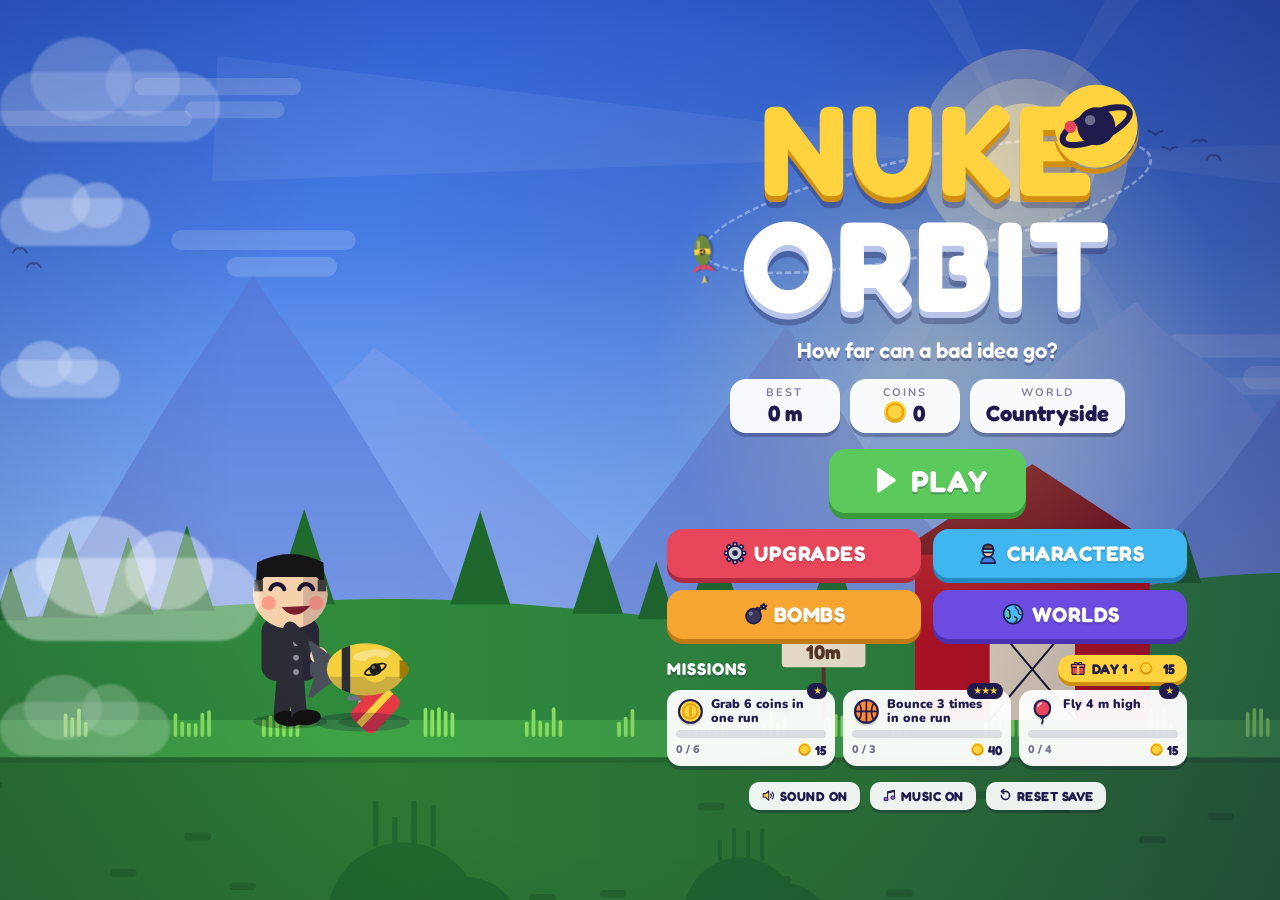
<file: nuke-orbit/index.html>
<!DOCTYPE html>
<html lang="en">
<head>
  <meta charset="UTF-8" />
  <meta name="viewport" content="width=device-width, initial-scale=1, maximum-scale=1, user-scalable=no, viewport-fit=cover" />
  <title>NUKE ORBIT</title>
  <meta name="description" content="Launch a cartoon nuke as far as possible. Upgrade, unlock, repeat." />
  <link rel="preconnect" href="https://fonts.googleapis.com" />
  <link rel="preconnect" href="https://fonts.gstatic.com" crossorigin />
  <link href="https://fonts.googleapis.com/css2?family=Fredoka:wght@500;600;700&family=Nunito:wght@700;800;900&display=swap" rel="stylesheet" />
  <link rel="icon" href="data:image/svg+xml,%3Csvg xmlns='http://www.w3.org/2000/svg' viewBox='-50 -50 100 100'%3E%3Ccircle r='48' fill='%23ffd23f'/%3E%3Cellipse rx='42' ry='15' transform='rotate(-24)' fill='none' stroke='%231f1b4d' stroke-width='8'/%3E%3Ccircle r='22' fill='%231f1b4d'/%3E%3C/svg%3E" />
  <link rel="stylesheet" href="style.css?v=8" />
</head>
<body>
  <canvas id="game"></canvas>

  <!-- ============================ HUD ============================ -->
  <div id="hud" class="hidden">
    <div class="hud-left">
      <div class="hud-dist"><span id="hudDist">0</span><small>m</small></div>
      <div class="hud-best">BEST <span id="hudBest">0</span>m</div>
    </div>
    <div class="upg-cards hidden" id="upgCards"></div>
    <div class="hud-right">
      <div class="chip coin-chip" id="hudCoinChip"><i class="coin"></i><span id="hudCoins">0</span></div>
      <div class="chip"><b>SPEED</b><span id="hudSpeed">0</span> km/h</div>
      <div class="chip"><b>ALT</b><span id="hudAlt">0</span> m</div>
      <div class="chip"><b>POWER</b><span id="hudPower">–</span></div>
    </div>
    <div class="hud-bottom">
      <button class="btn small ghost" id="btnHome" data-action="menu"><i data-ico="menu"></i>MENU</button>
      <button class="btn small ghost" id="btnFast"><i data-ico="fast"></i>FAST</button>
    </div>
    <div id="aimHint">TAP / CLICK / <kbd>SPACE</kbd> TO LAUNCH!<small>Stop the meter in the white zone for a PERFECT launch</small></div>
  </div>

  <div id="banner" class="hidden"><div class="banner-title"></div><div class="banner-sub"></div></div>

  <!-- ========================= MAIN MENU ========================= -->
  <section id="screen-menu" class="screen">
    <div class="menu-wrap">
      <h1 class="logo"><span class="l1">NUKE</span><span class="l2">ORBIT</span><em><svg class="emblem" viewBox="-50 -50 100 100" aria-hidden="true"><circle r="48" fill="#ffd23f"/><g transform="rotate(-24)"><path d="M -42 0 A 42 15 0 0 1 42 0" fill="none" stroke="#1f1b4d" stroke-width="7" stroke-linecap="round"/></g><circle r="22" fill="#1f1b4d"/><circle cx="-7" cy="-7" r="6" fill="#ffffff" opacity=".35"/><g transform="rotate(-24)"><path d="M 42 0 A 42 15 0 0 1 -42 0" fill="none" stroke="#1f1b4d" stroke-width="7" stroke-linecap="round"/><circle r="7" fill="#e8475b"><animateMotion dur="2.4s" repeatCount="indefinite" path="M 42 0 A 42 15 0 0 1 -42 0 A 42 15 0 0 1 42 0"/></circle></g></svg></em></h1>
      <p class="tagline">How far can a bad idea go?</p>
      <div class="stat-row">
        <div class="stat"><b>BEST</b><span id="menuBest">0 m</span></div>
        <div class="stat"><b>COINS</b><span id="menuCoins"><i class="coin"></i>0</span></div>
        <div class="stat"><b>WORLD</b><span id="menuWorld">Countryside</span></div>
      </div>
      <button class="btn play" data-action="play"><i data-ico="play"></i>PLAY</button>
      <div class="menu-grid">
        <button class="btn" data-action="shop"><i data-ico="gear"></i>UPGRADES<span class="badge hidden" id="shopBadge">!</span></button>
        <button class="btn" data-action="chars"><i data-ico="pilot"></i>CHARACTERS</button>
        <button class="btn" data-action="bombs"><i data-ico="bomb"></i>BOMBS</button>
        <button class="btn" data-action="worlds"><i data-ico="globe"></i>WORLDS</button>
      </div>
      <div class="menu-foot">
        <button class="btn tiny ghost" id="btnMute"><i data-ico="sound"></i>SOUND ON</button>
        <button class="btn tiny ghost" data-action="reset"><i data-ico="reset"></i>RESET SAVE</button>
      </div>
    </div>
  </section>

  <!-- ========================== RESULTS ========================== -->
  <section id="screen-results" class="screen hidden">
    <div class="panel results">
      <div class="res-title" id="resTitle">KA-BOOM!</div>
      <div class="res-record hidden" id="resRecord">★ NEW RECORD! ★</div>
      <div class="res-dist"><span id="resDist">0</span><small>m</small></div>
      <div class="res-sub" id="resSub"></div>
      <table class="res-table">
        <tr><td>Distance coins</td><td id="resDistCoins">0</td></tr>
        <tr><td>Collected coins</td><td id="resCollected">0</td></tr>
        <tr><td>Milestone bonus</td><td id="resMs">0</td></tr>
        <tr id="resOrbitRow" class="hidden"><td><i data-ico="planet"></i> Orbit bonus</td><td id="resOrbit">0</td></tr>
        <tr id="resModRow" class="hidden"><td id="resModLabel"><i data-ico="star"></i> Bonus</td><td id="resMod">0</td></tr>
        <tr><td>World multiplier</td><td id="resMult">x1</td></tr>
        <tr class="total"><td>COINS EARNED</td><td id="resTotal">0</td></tr>
      </table>
      <div class="res-foot">
        <div><b>PERSONAL BEST</b><span id="resBest">0 m</span></div>
        <div><b>TOTAL COINS</b><span id="resCoins">0</span></div>
      </div>
      <div class="res-orbit" id="resOrbitHint"></div>
      <div class="res-unlock hidden" id="resUnlock"></div>
      <div class="res-hint" id="resHint"></div>
      <div class="btn-row">
        <button class="btn play" data-action="retry"><i data-ico="retry"></i>LAUNCH AGAIN</button>
        <button class="btn" data-action="shop"><i data-ico="gear"></i>UPGRADES</button>
        <button class="btn ghost" data-action="menu"><i data-ico="menu"></i>MENU</button>
      </div>
    </div>
  </section>

  <!-- =========================== SHOP ============================ -->
  <section id="screen-shop" class="screen hidden">
    <div class="panel wide">
      <header class="panel-head">
        <h2>UPGRADE SHOP</h2>
        <div class="chip big"><i class="coin"></i><span class="coins-now">0</span></div>
      </header>
      <div class="shop-grid" id="shopGrid"></div>
      <div class="btn-row"><button class="btn ghost" data-action="back">← BACK</button><button class="btn play" data-action="retry"><i data-ico="play"></i>LAUNCH</button></div>
    </div>
  </section>

  <!-- ======================== CHARACTERS ========================= -->
  <section id="screen-chars" class="screen hidden">
    <div class="panel wide">
      <header class="panel-head">
        <h2>CHARACTERS</h2>
        <div class="chip big"><i class="coin"></i><span class="coins-now">0</span></div>
      </header>
      <p class="note">Purely cosmetic — every launcher is equally irresponsible.</p>
      <div class="card-grid" id="charGrid"></div>
      <div class="btn-row"><button class="btn ghost" data-action="back">← BACK</button></div>
    </div>
  </section>

  <!-- =========================== BOMBS =========================== -->
  <section id="screen-bombs" class="screen hidden">
    <div class="panel wide">
      <header class="panel-head">
        <h2>BOMB SKINS</h2>
        <div class="chip big"><i class="coin"></i><span class="coins-now">0</span></div>
      </header>
      <p class="note">Cosmetic only. Same boom, more style.</p>
      <div class="card-grid" id="bombGrid"></div>
      <div class="btn-row"><button class="btn ghost" data-action="back">← BACK</button></div>
    </div>
  </section>

  <!-- =========================== WORLDS ========================== -->
  <section id="screen-worlds" class="screen hidden">
    <div class="panel wide">
      <header class="panel-head">
        <h2>WORLDS</h2>
        <div class="chip big">BEST <span id="worldsBest">0 m</span></div>
      </header>
      <p class="note">Unlock new launch sites by beating distance records. Exotic worlds pay more coins!</p>
      <div class="card-grid worlds" id="worldGrid"></div>
      <div class="btn-row"><button class="btn ghost" data-action="back">← BACK</button></div>
    </div>
  </section>

  <!-- ========================== CONFIRM ========================== -->
  <section id="screen-confirm" class="screen hidden">
    <div class="panel">
      <h2>RESET ALL PROGRESS?</h2>
      <p class="note">Coins, upgrades, skins and records will be wiped. This can't be undone.</p>
      <div class="btn-row"><button class="btn ghost" data-action="back">CANCEL</button><button class="btn danger" data-action="confirmReset">RESET</button></div>
    </div>
  </section>

  <div id="toast" class="hidden"></div>

  <script src="js/icons.js?v=8"></script>
  <script src="js/data.js?v=8"></script>
  <script src="js/save.js?v=8"></script>
  <script src="js/art.js?v=8"></script>
  <script src="js/ui.js?v=8"></script>
  <script src="js/game.js?v=8"></script>
  <script src="js/mods.js?v=8"></script>
  <script src="js/mods/boost.js?v=8"></script>
  <script src="js/mods/hoops.js?v=8"></script>
  <script src="js/mods/terrain.js?v=8"></script>
  <script src="js/mods/sky.js?v=8"></script>
  <script src="js/mods/powerups.js?v=8"></script>
  <script src="js/mods/juice.js?v=8"></script>
  <script src="js/mods/orbitplus.js?v=8"></script>
  <script src="js/mods/ghost.js?v=8"></script>
  <script src="js/mods/missions.js?v=8"></script>
  <script src="js/mods/music.js?v=8"></script>
  <script src="js/main.js?v=8"></script>
</body>
</html>
</file>
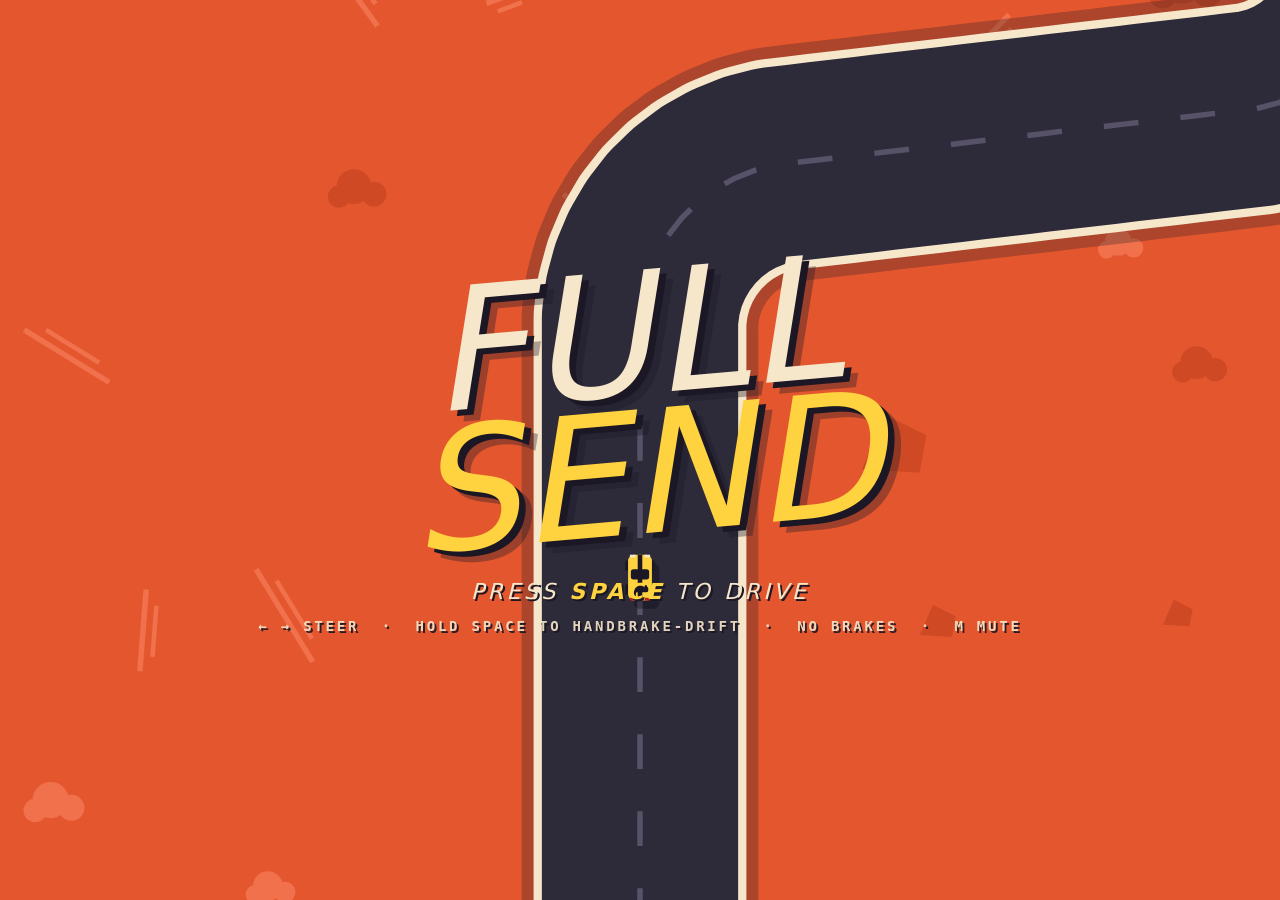
<file: full-send/topdown.html>
<!doctype html>
<html lang="en">
<head>
<meta charset="utf-8">
<meta name="viewport" content="width=device-width, initial-scale=1, maximum-scale=1, user-scalable=no">
<title>FULL SEND</title>
<style>
  :root { --cream:#f6e7cb; --ink:#1b1724; --hot:#ffd23f; }
  html,body { margin:0; height:100%; overflow:hidden; background:#e4572e; touch-action:none;
    font-family:"Arial Black","Helvetica Neue",Impact,system-ui,sans-serif; color:var(--cream);
    -webkit-user-select:none; user-select:none; }
  canvas { position:fixed; inset:0; width:100%; height:100%; display:block; }
  .hud { position:fixed; pointer-events:none; font-style:italic; text-transform:uppercase;
    text-shadow:3px 3px 0 var(--ink); letter-spacing:.02em; }
  #score { top:18px; left:22px; font-size:54px; line-height:1; }
  #score small { display:block; font-size:14px; letter-spacing:.2em; opacity:.85; }
  #speed { top:18px; right:22px; font-size:30px; text-align:right; line-height:1; }
  #speed small { display:block; font-size:12px; letter-spacing:.2em; opacity:.85; }
  #drift { left:50%; bottom:15%; transform:translateX(-50%) rotate(-4deg); font-size:34px; color:var(--hot);
    opacity:0; transition:opacity .15s; white-space:nowrap; }
  #overlay { position:fixed; inset:0; display:flex; flex-direction:column; align-items:center; justify-content:center;
    text-align:center; pointer-events:none; font-style:italic; text-transform:uppercase; }
  #title { font-size:clamp(64px,15vw,170px); line-height:.82; transform:rotate(-5deg);
    text-shadow:6px 6px 0 var(--ink), 12px 12px 0 rgba(27,23,36,.35); }
  #title span { color:var(--hot); display:block; }
  #sub { margin-top:34px; font-size:clamp(14px,2.4vw,22px); letter-spacing:.16em; text-shadow:2px 2px 0 var(--ink); }
  #sub b { color:var(--hot); }
  #hint { margin-top:14px; font-size:clamp(11px,1.6vw,14px); letter-spacing:.2em; opacity:.9; text-shadow:2px 2px 0 var(--ink);
    font-family:ui-monospace,Menlo,monospace; font-style:normal; font-weight:700; }
  .blink { animation:blink 1s steps(2) infinite; }
  @keyframes blink { 50% { opacity:.25; } }
  .hidden { display:none !important; }
</style>
</head>
<body>
<canvas id="c"></canvas>
<div id="score" class="hud hidden">0<small>metres</small></div>
<div id="speed" class="hud hidden">0<small>km/h</small></div>
<div id="drift" class="hud"></div>
<div id="overlay">
  <div id="title">FULL<span>SEND</span></div>
  <div id="sub" class="blink">press <b>space</b> to drive</div>
  <div id="hint">← → steer &nbsp;·&nbsp; hold SPACE to handbrake-drift &nbsp;·&nbsp; no brakes &nbsp;·&nbsp; M mute</div>
</div>
<script>
(() => {
'use strict';
const cv = document.getElementById('c'), ctx = cv.getContext('2d');
const $ = id => document.getElementById(id);
const elScore = $('score'), elSpeed = $('speed'), elDrift = $('drift'), elOverlay = $('overlay'),
      elTitle = $('title'), elSub = $('sub'), elHint = $('hint');

const COL = { ground:'#e4572e', deco1:'#cf4a24', deco2:'#f0714b', road:'#2d2a3a', edge:'#f6e7cb',
              dash:'#575268', car:'#ffd23f', ink:'#1b1724', cream:'#f6e7cb' };
const DS = 24, MAXH = 1.5, STEP = 1/120;
const rand = (a,b) => a + Math.random()*(b-a);
const clamp = (v,a,b) => v<a?a:v>b?b:v;
const wrap = a => { while(a>Math.PI) a-=2*Math.PI; while(a<-Math.PI) a+=2*Math.PI; return a; };

let W=0, H=0, DPR=1;
function resize(){ DPR=Math.min(2,window.devicePixelRatio||1); W=innerWidth; H=innerHeight;
  cv.width=W*DPR; cv.height=H*DPR; }
addEventListener('resize',resize); resize();

/* ---------- state ---------- */
let pts, trimmed, g, car, cam, skids, parts, state='title', bot=true, tDead=0, hitstop=0, shake=0,
    bonus=0, driftPts=0, driftCool=0, best=0, popT=0, time=0;
try { best = +localStorage.getItem('fullsend.best') || 0; } catch(e){}

const metresAt = i => (trimmed+i)*DS/10;
const diff = m => clamp(m/3500,0,1);
const roadWidth = m => 215 - 55*diff(m);
const targetSpeed = m => 500 + 420*diff(m);

function genStep(){
  const m = metresAt(pts.length), d = diff(m);
  if (g.left<=0){
    if (g.mode==='turn'){ g.mode='straight'; g.left = rand(110,520)*(1-0.45*d); }
    else { g.mode='turn'; let t; do { t=rand(-MAXH,MAXH); } while(Math.abs(t-g.h)<0.75);
      g.sign=Math.sign(t-g.h); g.r=rand(150,330-90*d); g.left=Math.abs(t-g.h)*g.r; }
  }
  if (g.mode==='turn') g.h += g.sign*DS/g.r;
  g.x += Math.sin(g.h)*DS; g.y -= Math.cos(g.h)*DS; g.left -= DS;
  pts.push({x:g.x,y:g.y});
}

function reset(){
  pts=[]; trimmed=0; g={x:0,y:0,h:0,mode:'straight',left:900};
  pts.push({x:0,y:0}); while(pts.length<260) genStep();
  car={x:0,y:-DS*4,h:0,vx:0,vy:-260,steer:0,grip:9,idx:4,slip:0,speed:260,drifting:false,far:0};
  cam={x:car.x,y:car.y-150,z:1};
  skids=[]; parts=[]; bonus=0; driftPts=0; driftCool=0; shake=0; hitstop=0;
  lastWheel=null;
}

/* ---------- input ---------- */
const keys={}; const touches=new Map();
function inputs(){
  let s=(keys.ArrowRight||keys.KeyD?1:0)-(keys.ArrowLeft||keys.KeyA?1:0);
  let d=!!(keys.Space||keys.ShiftLeft||keys.ShiftRight||keys.ArrowDown||keys.KeyS);
  if (touches.size){ let last=null,l=0,r=0; for(const t of touches.values()){ last=t; t.x<W/2?l++:r++; }
    s = last.x<W/2?-1:1; if (l&&r) d=true; }
  return {s,d};
}
function go(){ if(state==='title'||(state==='dead'&&tDead>0.35)) start(); }
addEventListener('keydown',e=>{ if(e.repeat) return; keys[e.code]=true;
  if(['Space','ArrowUp','ArrowDown','ArrowLeft','ArrowRight'].includes(e.code)) e.preventDefault();
  if(e.code==='KeyM') toggleMute();
  if(e.code==='Space'||e.code==='Enter'||e.code==='KeyR') go(); });
addEventListener('keyup',e=>{ keys[e.code]=false; });
addEventListener('blur',()=>{ for(const k in keys) keys[k]=false; touches.clear(); });
cv.addEventListener('pointerdown',e=>{ if(e.pointerType==='mouse'){ go(); return; } touches.set(e.pointerId,{x:e.clientX}); go(); });
cv.addEventListener('pointermove',e=>{ if(touches.has(e.pointerId)) touches.get(e.pointerId).x=e.clientX; });
const up=e=>touches.delete(e.pointerId); cv.addEventListener('pointerup',up); cv.addEventListener('pointercancel',up);

function start(){
  reset(); state='play'; bot=false; audioInit();
  elOverlay.classList.add('hidden'); elScore.classList.remove('hidden'); elSpeed.classList.remove('hidden');
}

/* ---------- bot (title screen + self-test) ---------- */
function botInputs(){
  const look = 4 + Math.floor(car.speed/95);
  const p = pts[Math.min(pts.length-1, car.idx+look)];
  const want = Math.atan2(p.x-car.x, -(p.y-car.y));
  const vh = car.speed>60 ? Math.atan2(car.vx,-car.vy) : car.h;
  const err = wrap(want - (car.h*0.55+vh*0.45)), slide = wrap(want-vh);
  return { s:clamp(err*3.2,-1,1), d: Math.abs(slide)>0.5 && car.speed>330 };
}

/* ---------- physics ---------- */
let lastWheel=null;
function nearest(){
  let bi=car.idx, bd=1e18;
  const a=Math.max(0,car.idx-6), b=Math.min(pts.length-1,car.idx+45);
  for(let i=a;i<=b;i++){ const dx=pts[i].x-car.x, dy=pts[i].y-car.y, d=dx*dx+dy*dy; if(d<bd){bd=d;bi=i;} }
  car.idx=bi; let best2=1e18;
  for(let i=Math.max(0,bi-1); i<Math.min(pts.length-1,bi+1); i++){
    const p=pts[i], q=pts[i+1], ex=q.x-p.x, ey=q.y-p.y;
    const t=clamp(((car.x-p.x)*ex+(car.y-p.y)*ey)/(ex*ex+ey*ey),0,1);
    const dx=car.x-(p.x+ex*t), dy=car.y-(p.y+ey*t); best2=Math.min(best2,dx*dx+dy*dy);
  }
  return Math.sqrt(best2);
}

function step(dt){
  time+=dt;
  const inp = bot ? botInputs() : inputs();
  const m = metresAt(car.idx);
  car.steer += (inp.s-car.steer)*Math.min(1,dt*14);
  car.drifting = inp.d;
  car.h += car.steer*(inp.d?4.6:3.1)*dt*Math.min(1,car.speed/220);
  const fx=Math.sin(car.h), fy=-Math.cos(car.h), rx=-fy, ry=fx;
  let vf=car.vx*fx+car.vy*fy, vl=car.vx*rx+car.vy*ry;
  const ts=targetSpeed(m);
  if (inp.d) vf -= vf*0.62*dt; else if (vf<ts) vf=Math.min(ts,vf+380*dt); else vf-=(vf-ts)*0.8*dt;
  car.grip += ((inp.d?2.3:9.5)-car.grip)*Math.min(1,dt*(inp.d?20:5));
  vl *= Math.exp(-car.grip*dt);
  car.vx=fx*vf+rx*vl; car.vy=fy*vf+ry*vl;
  car.x+=car.vx*dt; car.y+=car.vy*dt;
  car.speed=Math.hypot(car.vx,car.vy); car.slip=Math.abs(vl);

  const dist = nearest();
  while (pts.length < car.idx+220) genStep();
  if (car.idx>320){ pts.splice(0,200); car.idx-=200; trimmed+=200; }
  car.far = Math.max(car.far, metresAt(car.idx));

  // drift scoring
  if (car.slip>110 && car.speed>250){ driftPts += car.slip*dt*0.09; driftCool=0.3; }
  else if (driftPts>0){ driftCool-=dt; if(driftCool<=0){ if(driftPts>=5){ bonus+=driftPts; pop('+'+Math.floor(driftPts)+' sideways'); } driftPts=0; } }

  // skids + smoke
  if (car.slip>75){
    const bx=car.x-fx*17, by=car.y-fy*17, w=[{x:bx-rx*11,y:by-ry*11},{x:bx+rx*11,y:by+ry*11}];
    if (lastWheel) for(let k=0;k<2;k++) skids.push({x1:lastWheel[k].x,y1:lastWheel[k].y,x2:w[k].x,y2:w[k].y});
    if (skids.length>1400) skids.splice(0,skids.length-1400);
    lastWheel=w;
    if (Math.random()<dt*70) parts.push({x:bx+rand(-10,10),y:by+rand(-10,10),vx:-car.vx*0.08+rand(-25,25),vy:-car.vy*0.08+rand(-25,25),
      r:rand(7,13),life:0,max:rand(.35,.7),kind:0});
  } else lastWheel=null;

  if (dist > roadWidth(m)/2 + 5) crash();
}

function crash(){
  if (bot){ reset(); return; }
  state='dead'; tDead=0; hitstop=0.09; shake=26;
  for(let i=0;i<34;i++){ const a=rand(0,6.283), s=rand(120,620);
    parts.push({x:car.x,y:car.y,vx:Math.cos(a)*s+car.vx*0.35,vy:Math.sin(a)*s+car.vy*0.35,r:rand(4,11),life:0,max:rand(.5,1.2),
      kind:1,rot:rand(0,6),col:[COL.car,COL.ink,COL.cream,'#ff8a3d'][i%4]}); }
  for(let i=0;i<10;i++) parts.push({x:car.x+rand(-20,20),y:car.y+rand(-20,20),vx:rand(-60,60),vy:rand(-60,60),r:rand(18,34),life:0,max:rand(.6,1.1),kind:0});
  const sc=score(); const nb=sc>best; if(nb){ best=sc; try{localStorage.setItem('fullsend.best',best);}catch(e){} }
  elTitle.innerHTML='WRECKED<span>'+sc+' m</span>'; elTitle.style.fontSize='clamp(48px,11vw,120px)';
  elSub.innerHTML = nb ? '<b>new best!</b> &nbsp; space to send it again' : 'best '+best+' m &nbsp;·&nbsp; <b>space</b> to send it again';
  elHint.classList.add('hidden'); elOverlay.classList.remove('hidden'); elDrift.style.opacity=0;
  sfxCrash();
}
const score = () => Math.floor(car.far + bonus);
function pop(t){ if(bot) return; elDrift.textContent=t; elDrift.style.opacity=1; popT=0.9; }

/* ---------- audio ---------- */
let ac=null, eng, eng2, engGain, skidGain, master, muted=false, noiseBuf;
function audioInit(){
  if (ac){ ac.resume(); return; }
  try {
    ac=new (window.AudioContext||window.webkitAudioContext)();
    master=ac.createGain(); master.gain.value=muted?0:0.9; master.connect(ac.destination);
    const lp=ac.createBiquadFilter(); lp.type='lowpass'; lp.frequency.value=900;
    engGain=ac.createGain(); engGain.gain.value=0; lp.connect(engGain); engGain.connect(master);
    eng=ac.createOscillator(); eng.type='sawtooth'; eng2=ac.createOscillator(); eng2.type='square';
    eng.connect(lp); eng2.connect(lp); eng.start(); eng2.start();
    noiseBuf=ac.createBuffer(1,ac.sampleRate,ac.sampleRate); const d=noiseBuf.getChannelData(0);
    for(let i=0;i<d.length;i++) d[i]=Math.random()*2-1;
    const n=ac.createBufferSource(); n.buffer=noiseBuf; n.loop=true;
    const bp=ac.createBiquadFilter(); bp.type='bandpass'; bp.frequency.value=1500; bp.Q.value=1.6;
    skidGain=ac.createGain(); skidGain.gain.value=0; n.connect(bp); bp.connect(skidGain); skidGain.connect(master); n.start();
  } catch(e){ ac=null; }
}
function audioTick(){
  if(!ac) return; const t=ac.currentTime, on=state==='play';
  const f=55+car.speed*0.17+Math.sin(time*40)*2;
  eng.frequency.setTargetAtTime(f,t,0.04); eng2.frequency.setTargetAtTime(f*0.502,t,0.04);
  engGain.gain.setTargetAtTime(on?0.07:0,t,0.05);
  skidGain.gain.setTargetAtTime(on?clamp((car.slip-70)/500,0,0.16):0,t,0.04);
}
function sfxCrash(){
  if(!ac) return; const t=ac.currentTime;
  const n=ac.createBufferSource(); n.buffer=noiseBuf; const gn=ac.createGain();
  gn.gain.setValueAtTime(0.5,t); gn.gain.exponentialRampToValueAtTime(0.001,t+0.7);
  const lp=ac.createBiquadFilter(); lp.type='lowpass'; lp.frequency.setValueAtTime(3000,t); lp.frequency.exponentialRampToValueAtTime(200,t+0.6);
  n.connect(lp); lp.connect(gn); gn.connect(master); n.start(t); n.stop(t+0.75);
  const o=ac.createOscillator(); o.frequency.setValueAtTime(140,t); o.frequency.exponentialRampToValueAtTime(30,t+0.4);
  const go2=ac.createGain(); go2.gain.setValueAtTime(0.6,t); go2.gain.exponentialRampToValueAtTime(0.001,t+0.45);
  o.connect(go2); go2.connect(master); o.start(t); o.stop(t+0.5);
}
function toggleMute(){ muted=!muted; if(master) master.gain.value=muted?0:0.9; }

/* ---------- render ---------- */
function hash(x,y){ let h=(x*374761393+y*668265263)|0; h=(h^(h>>>13))*1274126177|0; return ((h^(h>>>16))>>>0)/4294967295; }
function drawDeco(x0,y0,x1,y1){
  const C=230;
  for(let iy=Math.floor(y0/C); iy<=Math.floor(y1/C); iy++) for(let ix=Math.floor(x0/C); ix<=Math.floor(x1/C); ix++){
    const r=hash(ix,iy); if(r>0.62) continue;
    const x=(ix+0.2+hash(ix+7,iy)*0.6)*C, y=(iy+0.2+hash(ix,iy+13)*0.6)*C, s=14+hash(ix+3,iy+5)*26;
    ctx.fillStyle = r<0.3?COL.deco1:COL.deco2;
    if (r<0.2){ ctx.beginPath(); ctx.moveTo(x-s,y+s*.6); ctx.lineTo(x-s*.3,y-s); ctx.lineTo(x+s*.9,y-s*.4); ctx.lineTo(x+s*.7,y+s*.7); ctx.fill(); }
    else if (r<0.42){ ctx.beginPath(); ctx.arc(x,y,s*.7,0,6.283); ctx.arc(x+s*.8,y+s*.3,s*.5,0,6.283); ctx.arc(x-s*.6,y+s*.4,s*.45,0,6.283); ctx.fill(); }
    else { ctx.save(); ctx.translate(x,y); ctx.rotate(r*40); ctx.fillRect(-s*1.6,-3,s*3.2,6); ctx.fillRect(-s,10,s*2,5); ctx.restore(); }
  }
}
function render(){
  ctx.setTransform(DPR,0,0,DPR,0,0);
  ctx.fillStyle=COL.ground; ctx.fillRect(0,0,W,H);
  const base=Math.min(W,H)/820*1.05, z=cam.z*Math.max(base,0.45);
  const sx=shake?rand(-shake,shake):0, sy=shake?rand(-shake,shake):0;
  ctx.translate(W/2+sx,H*0.56+sy); ctx.scale(z,z); ctx.translate(-cam.x,-cam.y);
  const hw=W/2/z+60, x0=cam.x-hw, x1=cam.x+hw, y0=cam.y-H*0.56/z-60, y1=cam.y+H*0.44/z+60;
  drawDeco(x0,y0,x1,y1);

  // road
  const a=Math.max(0,car.idx-70), b=Math.min(pts.length-1,car.idx+150), w=roadWidth(metresAt(car.idx));
  ctx.beginPath(); ctx.moveTo(pts[a].x,pts[a].y); for(let i=a+1;i<=b;i++) ctx.lineTo(pts[i].x,pts[i].y);
  ctx.lineJoin='round'; ctx.lineCap='round';
  ctx.strokeStyle='rgba(27,23,36,.28)'; ctx.lineWidth=w+44; ctx.stroke();
  ctx.strokeStyle=COL.edge; ctx.lineWidth=w+18; ctx.stroke();
  ctx.strokeStyle=COL.road; ctx.lineWidth=w; ctx.stroke();
  ctx.lineCap='butt'; ctx.setLineDash([38,46]); ctx.lineDashOffset=-((trimmed+a)*DS)%84;
  ctx.strokeStyle=COL.dash; ctx.lineWidth=6; ctx.stroke(); ctx.setLineDash([]);

  // skids
  ctx.strokeStyle='rgba(12,9,16,.42)'; ctx.lineWidth=6; ctx.lineCap='round'; ctx.beginPath();
  for(const s of skids){ if(s.x2<x0||s.x2>x1||s.y2<y0||s.y2>y1) continue; ctx.moveTo(s.x1,s.y1); ctx.lineTo(s.x2,s.y2); }
  ctx.stroke();

  // car
  if (state!=='dead'){
    ctx.save(); ctx.translate(car.x+7,car.y+9); ctx.rotate(car.h); ctx.fillStyle='rgba(12,9,16,.35)'; rr(-14,-25,28,50,7); ctx.restore();
    ctx.save(); ctx.translate(car.x,car.y); ctx.rotate(car.h);
    ctx.fillStyle=COL.ink; for(const [wx,wy] of [[-15,-17],[11,-17],[-15,9],[11,9]]){
      ctx.save(); ctx.translate(wx+2,wy+4); if(wy<0) ctx.rotate(car.steer*0.5); ctx.fillRect(-3,-5.5,6,11); ctx.restore(); }
    ctx.fillStyle=COL.car; rr(-13,-25,26,50,7);
    ctx.fillStyle=COL.ink; ctx.fillRect(-2.5,-25,5,50); rr(-10,-9,20,11,3); rr(-9,10,18,6,2);
    ctx.fillStyle=COL.cream; ctx.fillRect(-11,-25,6,3); ctx.fillRect(5,-25,6,3);
    ctx.fillStyle=car.drifting?'#ff3b30':'#b3261e'; ctx.fillRect(-11,22,6,3); ctx.fillRect(5,22,6,3);
    ctx.restore();
  }
  // particles
  for(const p of parts){ const k=p.life/p.max;
    if(p.kind===0){ ctx.globalAlpha=(1-k)*0.55; ctx.fillStyle=COL.cream; ctx.beginPath(); ctx.arc(p.x,p.y,p.r*(1+k*1.8),0,6.283); ctx.fill(); }
    else { ctx.globalAlpha=1-k*k; ctx.fillStyle=p.col; ctx.save(); ctx.translate(p.x,p.y); ctx.rotate(p.rot+p.life*9); ctx.fillRect(-p.r,-p.r*.6,p.r*2,p.r*1.2); ctx.restore(); }
  }
  ctx.globalAlpha=1;
}
function rr(x,y,w,h,r){ ctx.beginPath(); ctx.roundRect ? ctx.roundRect(x,y,w,h,r) : ctx.rect(x,y,w,h); ctx.fill(); }

/* ---------- loop ---------- */
let last=performance.now(), acc=0;
function frame(now){
  let dt=Math.min(0.05,(now-last)/1000); last=now;
  if (hitstop>0){ hitstop-=dt; dt=0; }
  if (state!=='dead'){ acc+=dt; while(acc>=STEP && state!=='dead'){ step(STEP); acc-=STEP; } }
  else { tDead+=dt; acc=0; }
  for(let i=parts.length-1;i>=0;i--){ const p=parts[i]; p.life+=dt; if(p.life>=p.max){ parts.splice(i,1); continue; }
    p.x+=p.vx*dt; p.y+=p.vy*dt; const f=Math.exp(-(p.kind?2.2:1.5)*dt); p.vx*=f; p.vy*=f; }
  shake = shake>0.3 ? shake*Math.exp(-7*dt) : 0;
  if (state==='play' && car.slip>200) shake=Math.max(shake,Math.min(3,car.slip/260));
  // camera
  const la = state==='dead'?0:0.34, k=Math.min(1,dt*5);
  cam.x += (car.x+car.vx*la-cam.x)*k; cam.y += (car.y+car.vy*la-cam.y)*k;
  cam.z += ((1.02-0.44*clamp(car.speed/920,0,1))-cam.z)*Math.min(1,dt*2.5);
  // hud
  if (state==='play'){
    elScore.firstChild.nodeValue=score(); elSpeed.firstChild.nodeValue=Math.round(car.speed*0.3);
    if (driftPts>=5){ elDrift.textContent='sideways '+Math.floor(driftPts); elDrift.style.opacity=1; popT=0; }
    else if (popT>0){ popT-=dt; if(popT<=0) elDrift.style.opacity=0; }
    else elDrift.style.opacity=0;
  }
  audioTick(); render();
  requestAnimationFrame(frame);
}

/* headless self-test: bot drives `secs` of game time, returns crash stats */
window.__sim = (secs=120) => {
  const sb=bot, ss=state; bot=true; state='title'; reset(); let crashes=0, far=0, t=0, legs=[];
  const oc=crash;
  for(; t<secs; t+=STEP){ const before=car.far; step(STEP); if(car.far<before-1){ crashes++; legs.push(Math.round(before)); } far=Math.max(far,car.far); }
  legs.push(Math.round(car.far)); bot=sb; state=ss; reset(); return {crashes, far:Math.round(far), legs};
};
window.__game = { get car(){return car;}, get state(){return state;}, start, demo(){ start(); bot=true; } };

reset(); requestAnimationFrame(frame);
})();
</script>
</body>
</html>
</file>
<file: nuke-orbit/style.css>
/* =========================================================================
   NUKE ORBIT — style.css  (flat vector UI)
   ========================================================================= */
:root {
  --ink: #1f1b4d;
  --panel: #ffffff;
  --panel2: #eef1fb;
  --yellow: #ffd23f;
  --orange: #f7a531;
  --red: #e8475b;
  --blue: #3fb6ef;
  --green: #5cc95c;
  --purple: #6c4be0;
  --drop: rgba(20, 16, 60, .28);
  --font-display: 'Fredoka', 'Arial Rounded MT Bold', 'Nunito', system-ui, sans-serif;
  --font-body: 'Nunito', system-ui, -apple-system, 'Segoe UI', sans-serif;
}

* { box-sizing: border-box; margin: 0; padding: 0; }
html, body { width: 100%; height: 100%; overflow: hidden; background: #2f62d6; }
body {
  font-family: var(--font-body);
  color: var(--ink);
  user-select: none; -webkit-user-select: none;
  touch-action: manipulation;
  -webkit-tap-highlight-color: transparent;
}
canvas#game { position: fixed; inset: 0; display: block; touch-action: none; }
.hidden { display: none !important; }

/* flat text with a soft drop */
.ftext { color: #fff; text-shadow: 0 3px 0 var(--drop); }

/* ------------------------------ buttons ------------------------------ */
.btn {
  position: relative;
  font-family: var(--font-display); font-weight: 700;
  font-size: clamp(16px, 2.3vw, 21px);
  letter-spacing: .5px;
  color: var(--ink);
  background: #fff;
  border: none;
  border-radius: 16px;
  padding: 12px 20px;
  box-shadow: 0 5px 0 var(--drop);
  cursor: pointer;
  transition: transform .08s, box-shadow .08s, filter .15s;
  white-space: nowrap;
}
.btn:hover { filter: brightness(1.05); transform: translateY(-1px); box-shadow: 0 6px 0 var(--drop); }
.btn:active { transform: translateY(4px); box-shadow: 0 1px 0 var(--drop); }
.btn:disabled { filter: saturate(.4); cursor: not-allowed; transform: none; opacity: .7; }
.btn.play { background: var(--green); color: #fff; text-shadow: 0 2px 0 var(--drop); font-size: clamp(22px, 3.4vw, 30px); padding: 14px 38px; box-shadow: 0 6px 0 #3a9a3a; }
.btn.danger { background: var(--red); color: #fff; box-shadow: 0 5px 0 #b02c3e; }
.btn.ghost { background: rgba(255,255,255,.92); }
.btn.small { font-size: 15px; padding: 8px 14px; border-radius: 12px; box-shadow: 0 4px 0 var(--drop); }
.btn.tiny { font-size: 13px; padding: 6px 12px; border-radius: 10px; box-shadow: 0 3px 0 var(--drop); }
.btn.active { background: var(--yellow); }
.badge {
  position: absolute; top: -9px; right: -9px; width: 26px; height: 26px; border-radius: 50%;
  background: var(--red); color: #fff; border: 3px solid #fff; font-size: 14px; line-height: 20px;
  animation: pulse 1s infinite;
}
@keyframes pulse { 50% { transform: scale(1.15); } }
@keyframes shake { 20%, 60% { transform: translateX(-6px); } 40%, 80% { transform: translateX(6px); } }

i.coin {
  display: inline-block; width: 1em; height: 1em; border-radius: 50%; vertical-align: -0.12em; margin-right: .3em;
  background: radial-gradient(circle at 50% 50%, #ffd23f 0 45%, #f4a100 47% 58%, #ffd23f 60%);
  box-shadow: inset 0 -2px 0 rgba(0,0,0,.15);
}

/* ------------------------------ screens ------------------------------ */
.screen {
  position: fixed; inset: 0; z-index: 20;
  display: flex; align-items: center; justify-content: center;
  padding: max(16px, env(safe-area-inset-top)) 16px max(16px, env(safe-area-inset-bottom));
  overflow-y: auto;
  animation: fadeIn .25s ease;
}
#screen-menu { background: linear-gradient(90deg, rgba(20,16,70,0) 30%, rgba(20,16,70,.25)); }
#screen-results, #screen-shop, #screen-chars, #screen-bombs, #screen-worlds, #screen-confirm { background: rgba(20,16,70,.5); backdrop-filter: blur(3px); }
@keyframes fadeIn { from { opacity: 0; } to { opacity: 1; } }
@keyframes popIn { 0% { transform: scale(.85) translateY(20px); opacity: 0; } 70% { transform: scale(1.02); } 100% { transform: none; opacity: 1; } }

.menu-wrap { display: flex; flex-direction: column; align-items: center; gap: 16px; margin-left: auto; margin-right: 6vw; max-width: 520px; width: 100%; animation: popIn .4s ease; }
@media (max-width: 900px) { .menu-wrap { margin: 0 auto; } }

.logo {
  font-family: var(--font-display); font-weight: 700; line-height: .9; text-align: center;
  font-size: clamp(64px, 12vw, 128px); letter-spacing: 2px;
  position: relative;
}
.logo span { display: block; }
.logo .l1 { color: var(--yellow); text-shadow: 0 6px 0 #d18f12, 0 12px 0 var(--drop); }
.logo .l2 { color: #fff; text-shadow: 0 6px 0 #b8c4e8, 0 12px 0 var(--drop); }
.logo em {
  position: absolute; right: -0.42em; top: -0.12em; font-style: normal; font-size: .5em;
  width: 1.35em; height: 1.35em; border-radius: 50%; box-shadow: 0 5px 0 #d18f12;
  animation: wobble 3s ease-in-out infinite;
}
.logo em .emblem { width: 100%; height: 100%; display: block; }
@keyframes wobble { 50% { transform: rotate(10deg) scale(1.05); } }
@keyframes spin { to { transform: rotate(360deg); } }
.tagline { font-family: var(--font-display); font-weight: 600; color: #fff; font-size: clamp(16px, 2.4vw, 22px); text-shadow: 0 3px 0 var(--drop); }

.stat-row { display: flex; gap: 10px; flex-wrap: wrap; justify-content: center; }
.stat { background: rgba(255,255,255,.95); border-radius: 16px; box-shadow: 0 4px 0 var(--drop); padding: 6px 16px; text-align: center; min-width: 110px; }
.stat b { display: block; font-size: 11px; letter-spacing: 2px; opacity: .55; }
.stat span { font-family: var(--font-display); font-weight: 700; font-size: 22px; }
.menu-grid { display: grid; grid-template-columns: 1fr 1fr; gap: 12px; width: 100%; }
.menu-grid .btn:nth-child(1) { background: var(--red); color: #fff; box-shadow: 0 5px 0 #b02c3e; }
.menu-grid .btn:nth-child(2) { background: var(--blue); color: #fff; box-shadow: 0 5px 0 #238bc0; }
.menu-grid .btn:nth-child(3) { background: var(--orange); color: #fff; box-shadow: 0 5px 0 #c27a14; }
.menu-grid .btn:nth-child(4) { background: var(--purple); color: #fff; box-shadow: 0 5px 0 #4a2fb0; }
.menu-grid .btn { text-shadow: 0 2px 0 rgba(0,0,0,.15); }
.menu-foot { display: flex; gap: 10px; }

/* ------------------------------ panels ------------------------------- */
.panel {
  background: var(--panel); border-radius: 28px; box-shadow: 0 10px 0 var(--drop);
  padding: 22px; width: min(560px, 100%); max-height: calc(100vh - 32px); overflow-y: auto;
  animation: popIn .35s ease; text-align: center;
}
.panel.wide { width: min(1040px, 100%); }
.panel h2 { font-family: var(--font-display); font-weight: 700; font-size: clamp(26px, 4vw, 38px); }
.panel-head { display: flex; justify-content: space-between; align-items: center; gap: 12px; flex-wrap: wrap; margin-bottom: 8px; }
.note { opacity: .65; font-weight: 800; margin: 4px 0 14px; }
.btn-row { display: flex; gap: 12px; justify-content: center; flex-wrap: wrap; margin-top: 18px; }
.panel .btn.ghost { background: var(--panel2); }

.chip {
  display: inline-flex; align-items: center; gap: 6px;
  background: rgba(255,255,255,.95); border-radius: 999px;
  padding: 5px 14px; font-family: var(--font-display); font-weight: 700; font-size: 16px; box-shadow: 0 3px 0 var(--drop);
}
.chip b { font-family: var(--font-body); font-weight: 900; font-size: 11px; letter-spacing: 1.5px; opacity: .5; }
.chip.big { font-size: 22px; padding: 6px 18px; background: var(--panel2); }
.chip.bump { animation: bump .25s ease; }
@keyframes bump { 50% { transform: scale(1.22); background: #fff3b0; } }

/* -------------------------------- HUD -------------------------------- */
#hud { position: fixed; inset: 0; z-index: 10; pointer-events: none; }
#hud button { pointer-events: auto; }
.hud-left { position: absolute; left: 18px; top: max(14px, env(safe-area-inset-top)); }
.hud-dist { font-family: var(--font-display); font-weight: 700; font-size: clamp(44px, 7vw, 76px); color: #fff; line-height: 1; text-shadow: 0 5px 0 var(--drop); }
.hud-dist small { font-size: .45em; margin-left: 4px; }
.hud-best { font-family: var(--font-display); font-weight: 700; color: var(--yellow); font-size: 18px; text-shadow: 0 2px 0 var(--drop); margin-top: 4px; }
.hud-right { position: absolute; right: 16px; top: max(14px, env(safe-area-inset-top)); display: flex; flex-direction: column; align-items: flex-end; gap: 8px; }
.coin-chip { font-size: 24px; }
.hud-bottom { position: absolute; right: 16px; bottom: max(16px, env(safe-area-inset-bottom)); display: flex; gap: 10px; }
#aimHint {
  position: absolute; left: 50%; bottom: max(18px, env(safe-area-inset-bottom)); transform: translateX(-50%);
  font-family: var(--font-display); font-weight: 700; color: #fff; font-size: clamp(18px, 2.8vw, 28px); text-align: center;
  text-shadow: 0 3px 0 var(--drop); animation: bob 1s ease-in-out infinite; white-space: nowrap;
}
#aimHint small { display: block; font-size: .5em; font-weight: 600; margin-top: 4px; }
#aimHint kbd { font-family: inherit; background: var(--yellow); color: var(--ink); border-radius: 8px; padding: 0 8px; text-shadow: none; box-shadow: 0 3px 0 #d18f12; }
@keyframes bob { 50% { transform: translateX(-50%) translateY(-6px); } }

/* --- colored upgrade cards (aim screen + shop) --- */
.upg-cards { position: absolute; left: 16px; top: max(16px, env(safe-area-inset-top)); display: flex; flex-direction: column; gap: 12px; pointer-events: auto; }
.ucard {
  --c: var(--red); --cd: #b8324a; --cl: #f26f80;
  position: relative; display: grid; grid-template-columns: auto 1fr auto; align-items: center; gap: 10px;
  width: min(330px, 46vw); min-height: 72px; padding: 10px 14px 10px 12px;
  background: var(--c); color: #fff; border: none; border-radius: 16px; cursor: pointer; text-align: left;
  box-shadow: 0 5px 0 var(--cd); font-family: var(--font-display);
  transition: transform .08s, box-shadow .08s, filter .15s;
}
.ucard:hover { filter: brightness(1.06); }
.ucard:active { transform: translateY(4px); box-shadow: 0 1px 0 var(--cd); }
.ucard.u-speed { --c: var(--blue); --cd: #238bc0; --cl: #7fd2f7; }
.ucard.u-bounce { --c: var(--green); --cd: #3a9a3a; --cl: #8fe38f; }
.ucard:not(.can):not(.max) { filter: saturate(.55) brightness(.92); }
.ucard.shake { animation: shake .35s; }
.uc-icon { font-size: 30px; width: 46px; text-align: center; filter: drop-shadow(0 2px 0 rgba(0,0,0,.2)); }
.uc-body { display: flex; flex-direction: column; min-width: 0; }
.uc-title { font-weight: 700; font-size: 19px; text-shadow: 0 2px 0 rgba(0,0,0,.18); }
.uc-sub { font-weight: 500; font-size: 12.5px; opacity: .95; white-space: nowrap; overflow: hidden; text-overflow: ellipsis; }
.uc-price {
  align-self: start; font-weight: 700; font-size: 15px; padding: 3px 10px; border-radius: 999px;
  background: var(--cd); white-space: nowrap;
}
.uc-lv {
  position: absolute; right: -10px; bottom: -10px; min-width: 32px; height: 32px; padding: 0 6px; border-radius: 999px;
  background: #fff; color: var(--cd); font-weight: 700; font-size: 16px; display: grid; place-items: center;
  box-shadow: 0 3px 0 var(--drop);
}
.ucard.max .uc-price { background: var(--yellow); color: var(--ink); }
.ucard.big { width: 100%; min-height: 84px; }
@media (max-width: 640px) {
  #aimHint { white-space: normal; width: 92%; bottom: 74px; }
  .hud-right .chip:not(.coin-chip) { font-size: 13px; padding: 2px 8px; }
  .ucard { min-height: 56px; padding: 6px 10px; width: 60vw; }
  .uc-icon { font-size: 22px; width: 30px; }
  .uc-title { font-size: 15px; }
  .uc-sub { font-size: 11px; }
}

#banner {
  position: fixed; left: 50%; top: 22%; transform: translateX(-50%); z-index: 15; pointer-events: none; text-align: center;
  animation: bannerIn 1.8s ease forwards;
}
.banner-title { font-family: var(--font-display); font-weight: 700; font-size: clamp(44px, 8vw, 88px); color: var(--yellow); text-shadow: 0 5px 0 #d18f12, 0 10px 0 var(--drop); }
.banner-sub { font-family: var(--font-display); font-weight: 600; font-size: clamp(18px, 3vw, 26px); color: #fff; text-shadow: 0 3px 0 var(--drop); }
@keyframes bannerIn {
  0% { transform: translateX(-50%) scale(.3); opacity: 0; }
  15% { transform: translateX(-50%) scale(1.12); opacity: 1; }
  25% { transform: translateX(-50%) scale(1); }
  80% { opacity: 1; transform: translateX(-50%) scale(1) translateY(0); }
  100% { opacity: 0; transform: translateX(-50%) scale(.9) translateY(-30px); }
}

#toast {
  position: fixed; left: 50%; bottom: 30px; transform: translateX(-50%); z-index: 50;
  background: var(--ink); color: #fff; font-weight: 900; padding: 10px 18px; border-radius: 12px; animation: fadeIn .2s;
}

/* ------------------------------ results ------------------------------ */
.results .res-title { font-family: var(--font-display); font-weight: 700; font-size: clamp(32px, 6vw, 50px); color: var(--red); }
.res-record { display: inline-block; margin: 6px 0; padding: 4px 16px; background: var(--yellow); border-radius: 999px; font-family: var(--font-display); font-weight: 700; font-size: 18px; box-shadow: 0 3px 0 #d18f12; animation: pulse .8s infinite; }
.res-dist { font-family: var(--font-display); font-weight: 700; font-size: clamp(56px, 10vw, 90px); line-height: 1; color: var(--blue); text-shadow: 0 5px 0 #238bc0; margin: 6px 0 10px; }
.res-dist small { font-size: .45em; }
.res-sub { font-weight: 800; opacity: .6; margin-bottom: 10px; font-size: 14px; }
.res-table { width: 100%; border-collapse: collapse; font-weight: 800; font-size: 16px; }
.res-table td { padding: 7px 10px; text-align: left; }
.res-table tr:nth-child(odd) td { background: var(--panel2); }
.res-table tr td:first-child { border-radius: 10px 0 0 10px; }
.res-table tr td:last-child { border-radius: 0 10px 10px 0; text-align: right; font-family: var(--font-display); font-weight: 700; font-size: 20px; }
.res-table tr.total td { background: #e5f8e5; font-family: var(--font-display); font-weight: 700; font-size: 21px; color: #2e8f2e; }
.res-table tr.total td:last-child { font-size: 28px; }
.res-foot { display: flex; gap: 10px; margin-top: 12px; }
.res-foot div { flex: 1; background: var(--panel2); border-radius: 14px; padding: 6px; }
.res-foot b { display: block; font-size: 11px; letter-spacing: 1.5px; opacity: .55; }
.res-foot span { font-family: var(--font-display); font-weight: 700; font-size: 22px; }
.res-unlock { margin-top: 12px; background: var(--blue); color: #fff; border-radius: 14px; padding: 8px; font-family: var(--font-display); font-weight: 700; font-size: 19px; box-shadow: 0 4px 0 #238bc0; animation: pulse 1.2s infinite; }
.res-orbit { margin-top: 10px; font-weight: 800; font-size: 14px; color: var(--purple); }
.res-hint { margin-top: 10px; font-weight: 900; color: #2e8f2e; min-height: 1em; }

/* ------------------------------- shop -------------------------------- */
.shop-grid { display: grid; grid-template-columns: repeat(auto-fit, minmax(270px, 1fr)); gap: 18px; margin-top: 10px; }
.upg { background: var(--panel2); border-radius: 20px; padding: 14px; display: flex; flex-direction: column; gap: 10px; text-align: left; }
.upg-desc { font-weight: 700; font-size: 14px; opacity: .75; min-height: 2.6em; margin-top: 6px; }
.pips { display: grid; grid-template-columns: repeat(30, 1fr); gap: 2px; }
.pips i { height: 10px; border-radius: 3px; background: rgba(31,27,77,.12); }
.upg.u-launch .pips i.on { background: var(--red); }
.upg.u-speed .pips i.on { background: var(--blue); }
.upg.u-bounce .pips i.on { background: var(--green); }
.upg-stat { font-weight: 900; font-size: 13px; color: var(--purple); }

/* ----------------------------- card grids ---------------------------- */
.card-grid { display: grid; grid-template-columns: repeat(auto-fill, minmax(150px, 1fr)); gap: 14px; }
.card-grid.worlds { grid-template-columns: repeat(auto-fill, minmax(220px, 1fr)); }
.card { background: var(--panel2); border-radius: 18px; padding: 10px; display: flex; flex-direction: column; gap: 6px; position: relative; overflow: hidden; }
.card.selected { background: #fff3c4; box-shadow: inset 0 0 0 4px var(--yellow); }
.card canvas { width: 100%; aspect-ratio: 1 / 1; border-radius: 12px; background: linear-gradient(#5d8ff0, #a8cbff); }
.card-grid.worlds canvas { aspect-ratio: 16 / 9; }
.card.locked canvas { filter: saturate(.3) brightness(.8); }
.card-name { font-family: var(--font-display); font-weight: 700; font-size: 18px; line-height: 1.1; }
.card-tag { font-size: 12px; font-weight: 800; opacity: .6; min-height: 2.4em; }
.card .btn { font-size: 15px; padding: 8px; border-radius: 12px; box-shadow: 0 4px 0 var(--drop); }
.card .btn.can { background: var(--green); color: #fff; }
.card .lock { position: absolute; top: 14px; right: 14px; font-size: 22px; }
.card .mult { position: absolute; top: 14px; left: 14px; background: var(--yellow); border-radius: 999px; padding: 1px 10px; font-family: var(--font-display); font-weight: 700; font-size: 14px; box-shadow: 0 2px 0 #d18f12; }

@media (max-width: 520px) {
  .panel { padding: 16px 12px; border-radius: 22px; }
  .card-grid { grid-template-columns: repeat(2, 1fr); gap: 10px; }
  .card-grid.worlds { grid-template-columns: 1fr; }
  .menu-grid .btn { font-size: 15px; padding: 10px 6px; }
  .res-table { font-size: 14px; }
}
</file>
